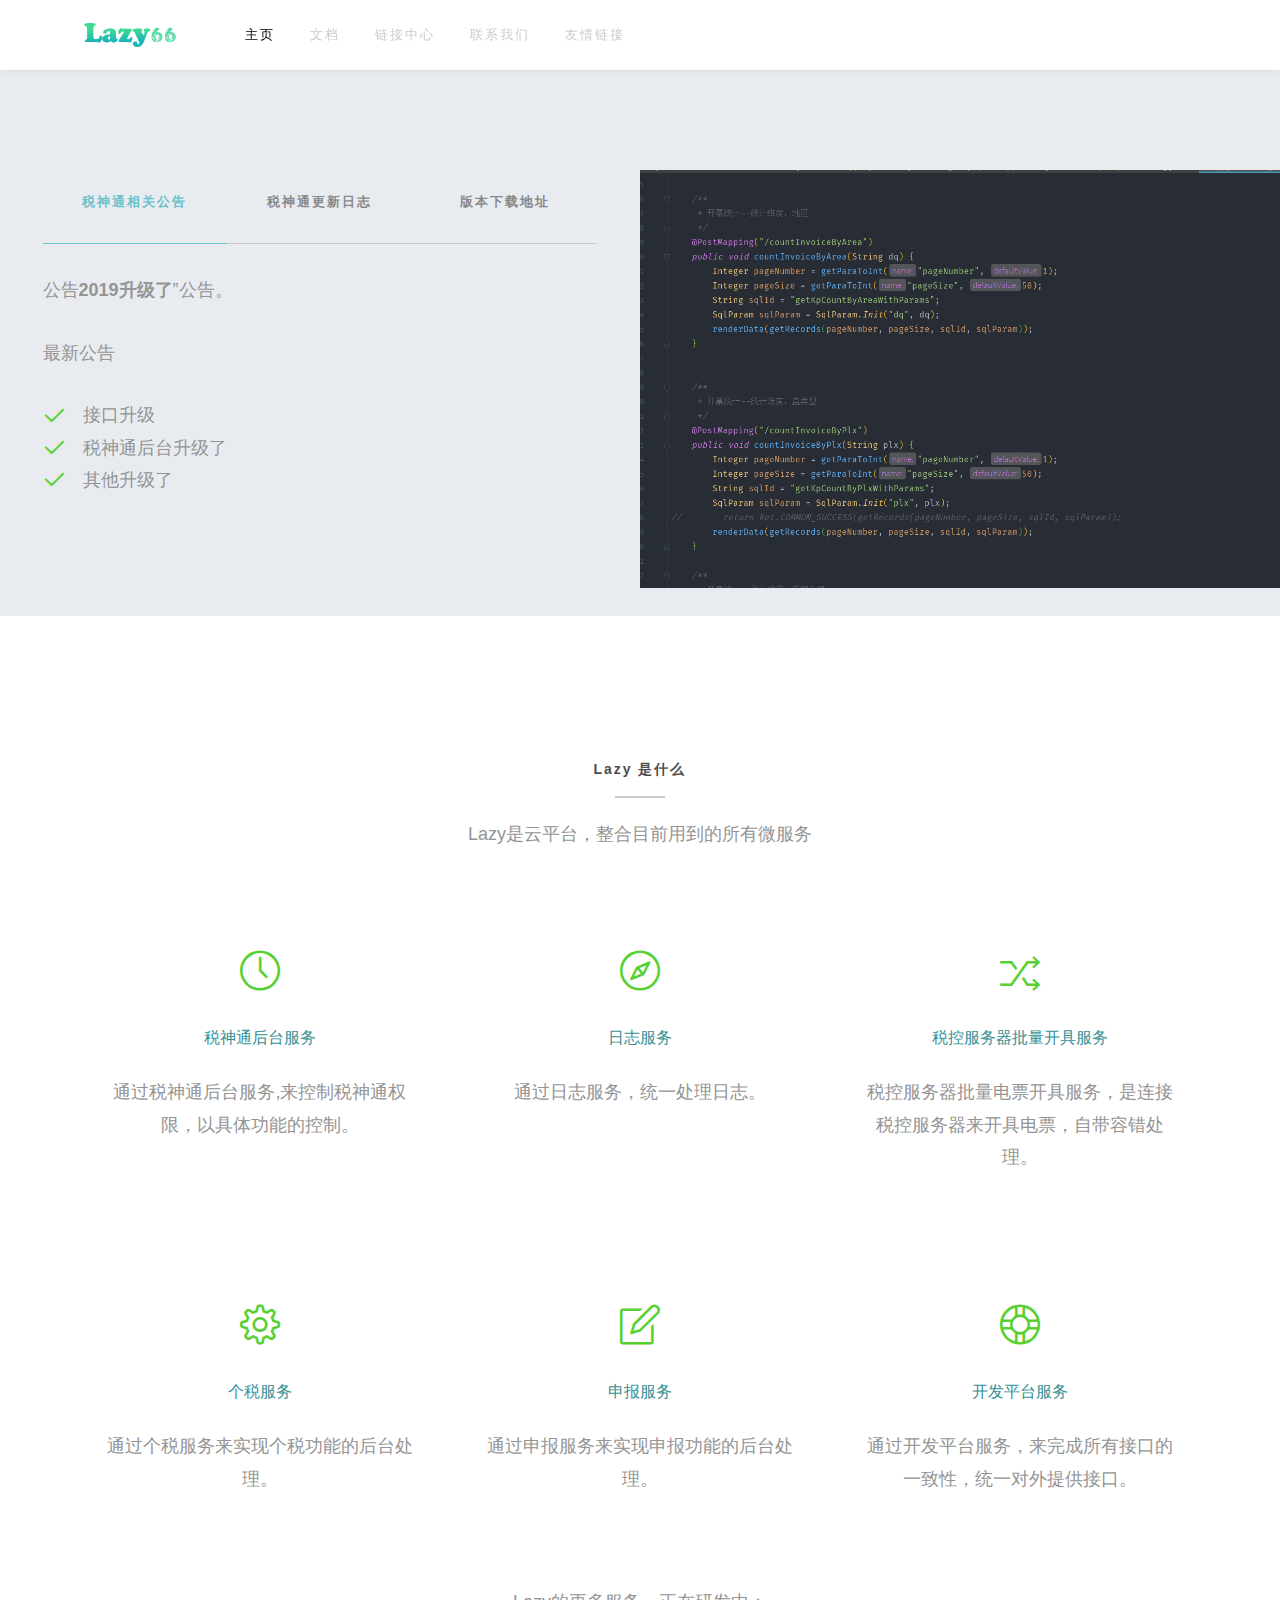
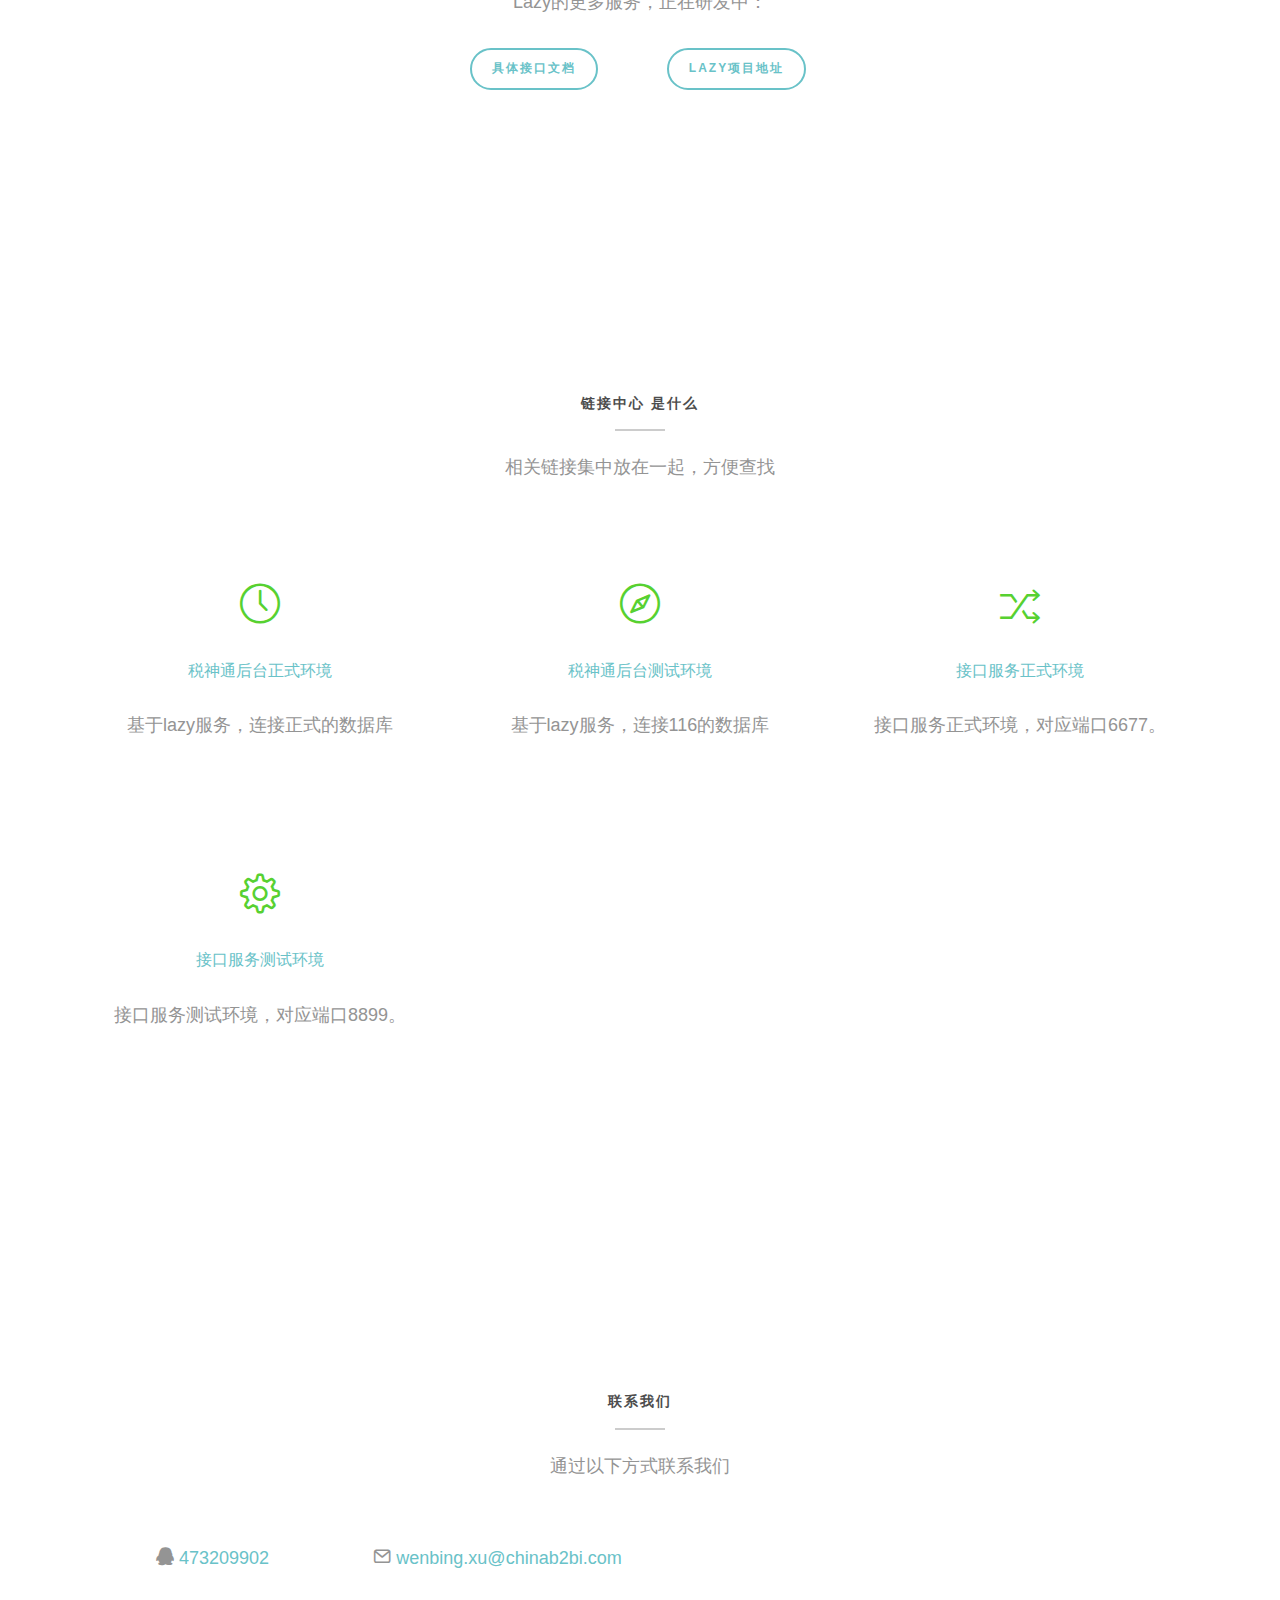
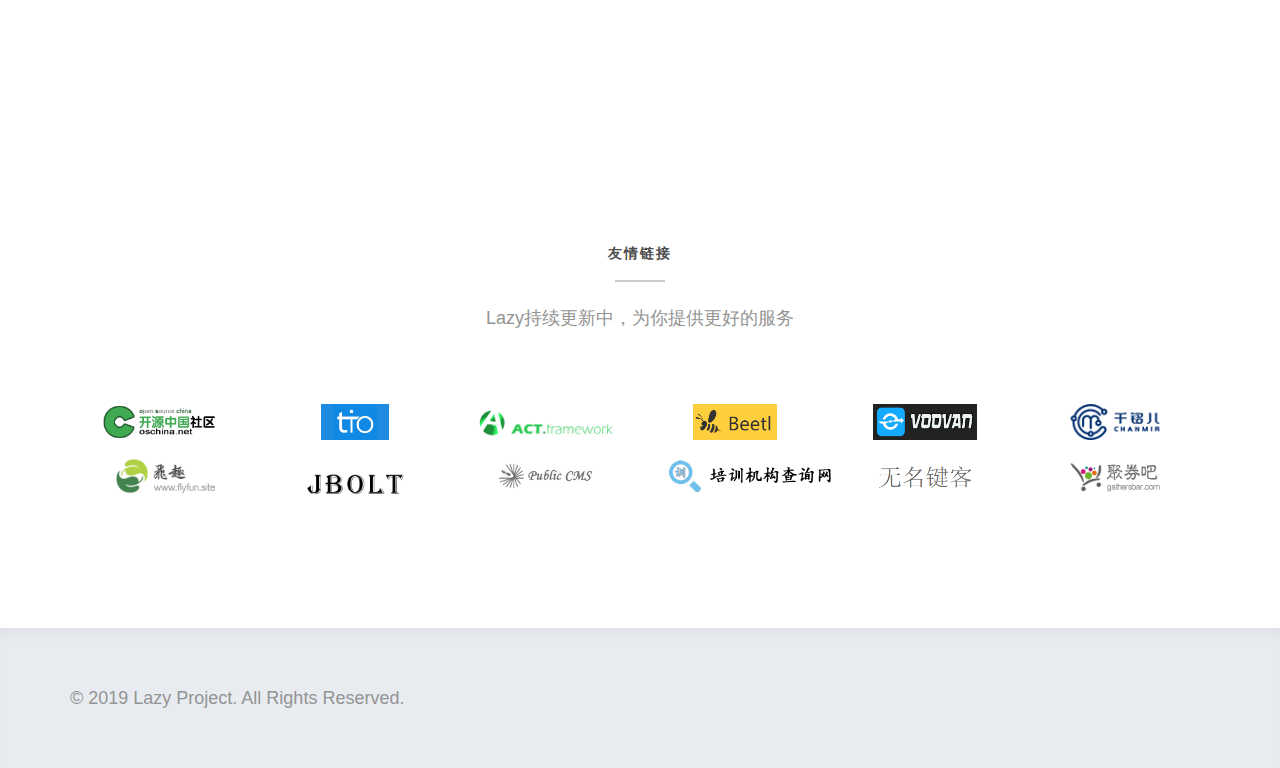
<file: index_nocdn.html>
<!DOCTYPE html>
<!--[if lt IE 7]>      <html class="no-js lt-ie9 lt-ie8 lt-ie7"> <![endif]-->
<!--[if IE 7]>         <html class="no-js lt-ie9 lt-ie8"> <![endif]-->
<!--[if IE 8]>         <html class="no-js lt-ie9"> <![endif]-->
<!--[if gt IE 8]><!-->
<html class="no-js">
	<!--<![endif]-->
	<head>
		<meta charset="utf-8">
		<meta http-equiv="X-UA-Compatible" content="IE=edge">
		<meta name="viewport" content="width=device-width, initial-scale=1">
		<meta name="description" content="Lazy: A set of tools that keep Java sweet." />
		<meta name="keywords" content="Lazy,java,orm,tools,工具" />
		<!-- 搜索引擎验证 -->
		<meta name="baidu-site-verification" content="3wiVWg7AdT" />
		<meta name="360-site-verification" content="02746194ea28ec4b021636a7edf0609e" />

		<title>Lazy &mdash; A set of tools that keep Java sweet.</title>

		<link rel="shortcut icon" href="favicon.ico">
		<link rel="stylesheet" href="css/animate.css">
		<link rel="stylesheet" href="css/icomoon.css">
		<link rel="stylesheet" href="css/simple-line-icons.css">
		<link rel="stylesheet" href="css/magnific-popup.css">
		<link rel="stylesheet" href="css/bootstrap.css">
		<!-- highlight.js -->
		<link rel="stylesheet" href="css/zenburn.min.css">
		<!-- Theme style -->
		<link rel="stylesheet" href="css/style_0.0.1.css">

		<!-- Modernizr JS -->
		<script src="js/modernizr-2.6.2.min.js"></script>
		<!-- FOR IE9 below -->
		<!--[if lt IE 9]>
			<script src="js/respond.min.js"></script>
		<![endif]-->
		<!-- 百度统计 -->
		<script>
			var _hmt = _hmt || [];
			(function() {
			  var hm = document.createElement("script");
			  hm.src = "https://hm.baidu.com/hm.js?eb54a8c74fe4cb91ad8ca004e48cd3f9";
			  var s = document.getElementsByTagName("script")[0];
			  s.parentNode.insertBefore(hm, s);
			})();
		</script>
	</head>

	<body>

		<!-- Loader -->
		<div class="fh5co-loader"></div>
		<div class="fh5co-page">

			<div id="fh5co-container">
				<!-- 导航 -->
				<div class="js-sticky">
					<div class="fh5co-main-nav">
						<div class="container">
							<div class="fh5co-menu-1">
								<span><img src="images/logo.png" style="width: 120px;margin-right: 50px;"/></span>
								<a href="#" data-nav-section="home">主页</a>
								<a href="#" data-nav-section="docs">文档</a>
								<a href="#" data-nav-section="link_center">链接中心</a>
								<a href="#" data-nav-section="contact">联系我们</a>
								<a href="#" data-nav-section="friends">友情链接</a>
							</div>
						</div>
					</div>
				</div>

				<div id="fh5co-about" data-section="home">
					<div class="fh5co-2col">

						<div class="fh5co-2col-inner center">

							<div class="fh5co-tabs-container">
								<ul class="fh5co-tabs fh5co-three">
									<li class="active">
										<a href="#" data-tab="marketing">税神通相关公告</a>
									</li>
									<li>
										<a href="#" data-tab="analysis">税神通更新日志</a>
									</li>
									<li>
										<a href="#" data-tab="strategy">版本下载地址</a>
									</li>
								</ul>
								<div class="fh5co-tab-content active" data-tab-content="marketing">
									<p>公告<b>2019升级了</b>”公告。</p>
									<p>最新公告</p>
									<ul class="checked">
										<li>接口升级</li>
										<li>税神通后台升级了</li>
										<li>其他升级了</li>
									</ul>
								</div>

								<div class="fh5co-tab-content" data-tab-content="analysis">
									<p>2019年第一版更改</p>
									<ul class="checked">
										<li>1.接口</li>
										<li>2.方法</li>
										<li>3.语音</li>
										<li>适配与兼容</li>
									</ul>
									<p>更多……</p>
								</div>

								<div class="fh5co-tab-content" data-tab-content="strategy">
									<div>版本介绍</div>
									<div>更新日说明</div>
									<p>1232131dandiafahfidahfdi大富豪代发哈开具返回打发1232131dandiafahfidahfdi大富豪代发哈开具返回打发1232131dandiafahfidahfdi大富豪代发哈开具返回打发1232131dandiafahfidahfdi大富豪代发哈开具返回打发1232131dandiafahfidahfdi大富豪代发哈开具返回打发1232131dandiafahfidahfdi大富豪代发哈开具返回打发</p>
								</pre>
									<p>
										<a href="http://www.baidu.com" class="btn btn-primary btn-outline" target="_blank">百度云下载</a>
									</p>
								</div>

							</div>

						</div>

					</div>
					<div class="fh5co-2col fh5co-text" style="margin-top: 100px;">
						<img src="images/code_example.png" style="width: 100%;" />
					</div>
				</div>

				<div id="fh5co-services" data-section="docs">
					<!--<div class="fh5co-video">-->
						<!--<a href="movies/hutool-example1.mp4" class="popup-vimeo">-->
							<!--<i class="icon-play2"></i>-->
						<!--</a>-->
						<!--<span>Watch Video</span>-->
					<!--</div>-->
					<div class="container">
						<div class="col-md-6 col-md-offset-3 text-center fh5co-heading">
							<h2>Lazy 是什么</h2>
							<p>Lazy是云平台，整合目前用到的所有微服务</p>
						</div>
						<div class="col-md-4">
							<div class="service">
								<div class="icon"><i class="icon-clock"></i></div>
								<h3>税神通后台服务</h3>
								<p>通过税神通后台服务,来控制税神通权限，以具体功能的控制。</p>
							</div>
						</div>
						<div class="col-md-4">
							<div class="service">
								<div class="icon"><i class="icon-compass"></i></div>
								<h3>日志服务</h3>
								<p>通过日志服务，统一处理日志。</p>
							</div>
						</div>
						<div class="col-md-4">
							<div class="service">
								<div class="icon"><i class="icon-shuffle"></i></div>
								<h3>税控服务器批量开具服务</h3>
								<p>税控服务器批量电票开具服务，是连接税控服务器来开具电票，自带容错处理。</p>
							</div>
						</div>

						<div class="col-md-4">
							<div class="service">
								<div class="icon"><i class="icon-settings"></i></div>
								<h3>个税服务</h3>
								<p>通过个税服务来实现个税功能的后台处理。</p>
							</div>
						</div>
						<div class="col-md-4">
							<div class="service">
								<div class="icon"><i class="icon-note"></i></div>
								<h3>申报服务</h3>
								<p>通过申报服务来实现申报功能的后台处理。</p>
							</div>
						</div>
						<div class="col-md-4">
							<div class="service">
								<div class="icon"><i class="icon-support"></i></div>
								<h3>开发平台服务</h3>
								<p>通过开发平台服务，来完成所有接口的一致性，统一对外提供接口。</p>
							</div>
						</div>
						<div class="col-md-12 text-center">
							<p>Lazy的更多服务，正在研发中：</p>
							<p>
								<a href="docs/" target="_blank" class="btn btn-primary btn-outline">具体接口文档</a>
								<a href="https://coding.net/u/IAskWind/p/lazy" target="_blank" class="btn btn-primary btn-outline" style="margin-left: 60px;">Lazy项目地址</a>
							</p>
						</div>

					</div>

				</div>

				<div id="fh5co-link-center" data-section="link_center">
					<div class="container">
						<div class="col-md-6 col-md-offset-3 text-center fh5co-heading">
							<h2>链接中心 是什么</h2>
							<p>相关链接集中放在一起，方便查找</p>
						</div>
						<div class="col-md-4">
							<div class="service">
								<div class="icon"><i class="icon-clock"></i></div>
								<h3><a href="https://lazy.holytax.com/sstbk" target="_blank">税神通后台正式环境</a></h3>
								<p>基于lazy服务，连接正式的数据库</p>
							</div>
						</div>
						<div class="col-md-4">
							<div class="service">
								<div class="icon"><i class="icon-compass"></i></div>
								<h3><a href="http://124.205.255.18:8003/sstbk" target="_blank">税神通后台测试环境</a></h3>
								<p>基于lazy服务，连接116的数据库</p>
							</div>
						</div>
						<div class="col-md-4">
							<div class="service">
								<div class="icon"><i class="icon-shuffle"></i></div>
								<h3><a href = "http://fpfw2.aiee.fun:6677/fpfw2/test/mnkp" target="_blank">接口服务正式环境</a></h3>
								<p>接口服务正式环境，对应端口6677。</p>
							</div>
						</div>

						<div class="col-md-4">
							<div class="service">
								<div class="icon"><i class="icon-settings"></i></div>
								<h3><a href = "http://211.151.124.82:8899/fpfw2/test/mnkp" target="_blank">接口服务测试环境</a></h3>
								<p>接口服务测试环境，对应端口8899。</p>
							</div>
						</div>

					</div>

				</div>
				<!-- END fh5co-services -->

				<!-- END fh5co-team -->

				<div id="fh5co-contact" data-section="contact">
					<div class="container">
						<div class="col-md-12 text-center fh5co-heading">
							<h2>联系我们</h2>
							<p>通过以下方式联系我们</p>
						</div>
						<div style="text-align: center;">
							<div class="col-md-3">
								<i class="icon-qq"></i>
								<a target="_blank" href="//shang.qq.com/wpa/qunwpa?idkey=911e6c50a72f38aa403e3de09b2dfe6286069ac69e51b2a872cdeeaf06f2b776">473209902</a>
							</div>
							<div class="col-md-3">
								<i class="icon-mail2"></i>
								<a href="mailto:wenbing.xu@chinab2bi.com" target="_blank">wenbing.xu@chinab2bi.com</a>
							</div>
						</div>

					</div>
				</div>
				<!-- END fh5co-contact -->


				<!-- END fh5co-friends -->
				<div id="fh5co-friends" data-section="friends" style="padding: 7em 0;">
					<div class="container">
						<div class="col-md-12 text-center fh5co-heading">
							<h2>友情链接</h2>
							<p>Lazy持续更新中，为你提供更好的服务</p>
						</div>

						<div class="col-md-2 friend">
							<a target="_blank" href="http://www.oschina.net/"><img src="images/friends/oschina.gif"></a>
						</div>
						<div class="col-md-2 friend">
							<a target="_blank" href="http://t-io.org"><img src="images/friends/tio.png"></a>
						</div>
						<div class="col-md-2 friend">
							<a target="_blank" href="http://actframework.org/"><img src="images/friends/act.png"></a>
						</div>
						<div class="col-md-2 friend">
							<a target="_blank" href="http://ibeetl.com/"><img src="images/friends/beetl.png"></a>
						</div>
						<div class="col-md-2 friend">
							<a target="_blank" href="http://www.voovan.org/"><img src="images/friends/voovan.png"></a>
						</div>
						<div class="col-md-2 friend">
							<a target="_blank" href="https://www.chanmir.cn/?u=3E1076"><img src="images/friends/chanmir.png"></a>
						</div>
						<div class="col-md-2 friend">
							<a target="_blank" href="http://www.flyfun.site/"><img src="images/friends/flyfun.png"></a>
						</div>
						<div class="col-md-2 friend">
							<a target="_blank" href="http://www.jbolt.cn/"><img src="images/friends/jbolt.png"></a>
						</div>
						<div class="col-md-2 friend">
							<a target="_blank" href="https://www.publiccms.com/"><img src="images/friends/publiccms.png"></a>
						</div>
						<div class="col-md-2 friend">
							<a target="_blank" href="https://www.peixun69.com/"><img src="images/friends/peixun69.png"></a>
						</div>
						<div class="col-md-2 friend">
							<a target="_blank" href="https://gitom.top/blog/"><img src="images/friends/gitom.png"></a>
						</div>
						<div class="col-md-2 friend">
							<a target="_blank" href="http://gathersbar.com/"><img src="images/friends/gathersbar.jpg"></a>
						</div>
					</div>
				</div>
				<!-- END fh5co-friends -->

				<footer id="fh5co-footer">
					<div class="container">
						<div class="row">
							<div class="col-md-8">
								<p>
									&copy; 2019 Lazy Project. All Rights Reserved. <br>
								</p>
							</div>
						</div>
					</div>
				</footer>
			</div>
			<!-- END fh5co-container -->
		</div>
		<!-- END fh5co-pages -->

	<div class="gototop js-top">
		<a href="#" class="js-gotop"><i class="icon-arrow-up"></i></a>
	</div>

	<!-- jQuery -->
	<script src="js/jquery.min.js"></script>
	<!-- jQuery Easing -->
	<script src="js/jquery.easing.1.3.js"></script>
	<!-- Bootstrap -->
	<script src="js/bootstrap.min.js"></script>
	<!-- Waypoints -->
	<script src="js/jquery.waypoints.min.js"></script>
	<!-- Stellar Parallax -->
	<script src="js/jquery.stellar.min.js"></script>
	<!-- Magnific Popup -->
	<script src="js/jquery.magnific-popup.min.js"></script>
	<script src="js/magnific-popup-options.js"></script>
	<script src="js/highlight.min.js"></script>
	<!-- Main JS -->
	<script src="js/main.js"></script>
		<!--<script>-->
            <!--((window.gitter = {}).chat = {}).options = {-->
                <!--room: 'Lazy/sst'-->
            <!--};-->
		<!--</script>-->
		<!--<script src="https://sidecar.gitter.im/dist/sidecar.v1.js" async defer></script>-->
	</body>
</html>
</file>
<file: css/icomoon.css>
@font-face {
	font-family: 'icomoon';
	src:url('../fonts/icomoon/icomoon.eot?qtatmt');
	src:url('../fonts/icomoon/icomoon.eot?qtatmt#iefix') format('embedded-opentype'),
		url('../fonts/icomoon/icomoon.ttf?qtatmt') format('truetype'),
		url('../fonts/icomoon/icomoon.woff?qtatmt') format('woff'),
		url('../fonts/icomoon/icomoon.svg?qtatmt#icomoon') format('svg');
	font-weight: normal;
	font-style: normal;
}

[class^="icon-"], [class*=" icon-"] {
	font-family: 'icomoon';
	speak: none;
	font-style: normal;
	font-weight: normal;
	font-variant: normal;
	text-transform: none;
	line-height: 1;

	/* Better Font Rendering =========== */
	-webkit-font-smoothing: antialiased;
	-moz-osx-font-smoothing: grayscale;
}

.icon-glass:before {
	content: "\f000";
}
.icon-music:before {
	content: "\f001";
}
.icon-search2:before {
	content: "\f002";
}
.icon-envelope-o:before {
	content: "\f003";
}
.icon-heart:before {
	content: "\f004";
}
.icon-star:before {
	content: "\f005";
}
.icon-star-o:before {
	content: "\f006";
}
.icon-user:before {
	content: "\f007";
}
.icon-film:before {
	content: "\f008";
}
.icon-th-large:before {
	content: "\f009";
}
.icon-th:before {
	content: "\f00a";
}
.icon-th-list:before {
	content: "\f00b";
}
.icon-check:before {
	content: "\f00c";
}
.icon-close:before {
	content: "\f00d";
}
.icon-remove:before {
	content: "\f00d";
}
.icon-times:before {
	content: "\f00d";
}
.icon-search-plus:before {
	content: "\f00e";
}
.icon-search-minus:before {
	content: "\f010";
}
.icon-power-off:before {
	content: "\f011";
}
.icon-signal:before {
	content: "\f012";
}
.icon-cog:before {
	content: "\f013";
}
.icon-gear:before {
	content: "\f013";
}
.icon-trash-o:before {
	content: "\f014";
}
.icon-home:before {
	content: "\f015";
}
.icon-file-o:before {
	content: "\f016";
}
.icon-clock-o:before {
	content: "\f017";
}
.icon-road:before {
	content: "\f018";
}
.icon-download:before {
	content: "\f019";
}
.icon-arrow-circle-o-down:before {
	content: "\f01a";
}
.icon-arrow-circle-o-up:before {
	content: "\f01b";
}
.icon-inbox:before {
	content: "\f01c";
}
.icon-play-circle-o:before {
	content: "\f01d";
}
.icon-repeat2:before {
	content: "\f01e";
}
.icon-rotate-right:before {
	content: "\f01e";
}
.icon-refresh:before {
	content: "\f021";
}
.icon-list-alt:before {
	content: "\f022";
}
.icon-lock:before {
	content: "\f023";
}
.icon-flag:before {
	content: "\f024";
}
.icon-headphones:before {
	content: "\f025";
}
.icon-volume-off:before {
	content: "\f026";
}
.icon-volume-down:before {
	content: "\f027";
}
.icon-volume-up:before {
	content: "\f028";
}
.icon-qrcode:before {
	content: "\f029";
}
.icon-barcode:before {
	content: "\f02a";
}
.icon-tag:before {
	content: "\f02b";
}
.icon-tags:before {
	content: "\f02c";
}
.icon-book:before {
	content: "\f02d";
}
.icon-bookmark:before {
	content: "\f02e";
}
.icon-print:before {
	content: "\f02f";
}
.icon-camera:before {
	content: "\f030";
}
.icon-font:before {
	content: "\f031";
}
.icon-bold:before {
	content: "\f032";
}
.icon-italic:before {
	content: "\f033";
}
.icon-text-height:before {
	content: "\f034";
}
.icon-text-width:before {
	content: "\f035";
}
.icon-align-left:before {
	content: "\f036";
}
.icon-align-center2:before {
	content: "\f037";
}
.icon-align-right:before {
	content: "\f038";
}
.icon-align-justify2:before {
	content: "\f039";
}
.icon-list:before {
	content: "\f03a";
}
.icon-dedent:before {
	content: "\f03b";
}
.icon-outdent:before {
	content: "\f03b";
}
.icon-indent:before {
	content: "\f03c";
}
.icon-video-camera:before {
	content: "\f03d";
}
.icon-image:before {
	content: "\f03e";
}
.icon-photo:before {
	content: "\f03e";
}
.icon-picture-o:before {
	content: "\f03e";
}
.icon-pencil:before {
	content: "\f040";
}
.icon-map-marker:before {
	content: "\f041";
}
.icon-adjust:before {
	content: "\f042";
}
.icon-tint:before {
	content: "\f043";
}
.icon-edit:before {
	content: "\f044";
}
.icon-pencil-square-o:before {
	content: "\f044";
}
.icon-share-square-o:before {
	content: "\f045";
}
.icon-check-square-o:before {
	content: "\f046";
}
.icon-arrows:before {
	content: "\f047";
}
.icon-step-backward:before {
	content: "\f048";
}
.icon-fast-backward:before {
	content: "\f049";
}
.icon-backward:before {
	content: "\f04a";
}
.icon-play2:before {
	content: "\f04b";
}
.icon-pause2:before {
	content: "\f04c";
}
.icon-stop2:before {
	content: "\f04d";
}
.icon-forward:before {
	content: "\f04e";
}
.icon-fast-forward2:before {
	content: "\f050";
}
.icon-step-forward:before {
	content: "\f051";
}
.icon-eject:before {
	content: "\f052";
}
.icon-chevron-left:before {
	content: "\f053";
}
.icon-chevron-right:before {
	content: "\f054";
}
.icon-plus-circle:before {
	content: "\f055";
}
.icon-minus-circle:before {
	content: "\f056";
}
.icon-times-circle:before {
	content: "\f057";
}
.icon-check-circle:before {
	content: "\f058";
}
.icon-question-circle:before {
	content: "\f059";
}
.icon-info-circle:before {
	content: "\f05a";
}
.icon-crosshairs:before {
	content: "\f05b";
}
.icon-times-circle-o:before {
	content: "\f05c";
}
.icon-check-circle-o:before {
	content: "\f05d";
}
.icon-ban2:before {
	content: "\f05e";
}
.icon-arrow-left:before {
	content: "\f060";
}
.icon-arrow-right:before {
	content: "\f061";
}
.icon-arrow-up:before {
	content: "\f062";
}
.icon-arrow-down:before {
	content: "\f063";
}
.icon-mail-forward:before {
	content: "\f064";
}
.icon-share:before {
	content: "\f064";
}
.icon-expand2:before {
	content: "\f065";
}
.icon-compress:before {
	content: "\f066";
}
.icon-plus:before {
	content: "\f067";
}
.icon-minus:before {
	content: "\f068";
}
.icon-asterisk:before {
	content: "\f069";
}
.icon-exclamation-circle:before {
	content: "\f06a";
}
.icon-gift:before {
	content: "\f06b";
}
.icon-leaf:before {
	content: "\f06c";
}
.icon-fire:before {
	content: "\f06d";
}
.icon-eye:before {
	content: "\f06e";
}
.icon-eye-slash:before {
	content: "\f070";
}
.icon-exclamation-triangle:before {
	content: "\f071";
}
.icon-warning:before {
	content: "\f071";
}
.icon-plane:before {
	content: "\f072";
}
.icon-calendar:before {
	content: "\f073";
}
.icon-random:before {
	content: "\f074";
}
.icon-comment:before {
	content: "\f075";
}
.icon-magnet:before {
	content: "\f076";
}
.icon-chevron-up:before {
	content: "\f077";
}
.icon-chevron-down:before {
	content: "\f078";
}
.icon-retweet:before {
	content: "\f079";
}
.icon-shopping-cart:before {
	content: "\f07a";
}
.icon-folder:before {
	content: "\f07b";
}
.icon-folder-open:before {
	content: "\f07c";
}
.icon-arrows-v:before {
	content: "\f07d";
}
.icon-arrows-h:before {
	content: "\f07e";
}
.icon-bar-chart:before {
	content: "\f080";
}
.icon-bar-chart-o:before {
	content: "\f080";
}
.icon-twitter-square:before {
	content: "\f081";
}
.icon-facebook-square:before {
	content: "\f082";
}
.icon-camera-retro:before {
	content: "\f083";
}
.icon-key:before {
	content: "\f084";
}
.icon-cogs:before {
	content: "\f085";
}
.icon-gears:before {
	content: "\f085";
}
.icon-comments:before {
	content: "\f086";
}
.icon-thumbs-o-up:before {
	content: "\f087";
}
.icon-thumbs-o-down:before {
	content: "\f088";
}
.icon-star-half:before {
	content: "\f089";
}
.icon-heart-o:before {
	content: "\f08a";
}
.icon-sign-out:before {
	content: "\f08b";
}
.icon-linkedin-square:before {
	content: "\f08c";
}
.icon-thumb-tack:before {
	content: "\f08d";
}
.icon-external-link:before {
	content: "\f08e";
}
.icon-sign-in:before {
	content: "\f090";
}
.icon-trophy:before {
	content: "\f091";
}
.icon-github-square:before {
	content: "\f092";
}
.icon-upload:before {
	content: "\f093";
}
.icon-lemon-o:before {
	content: "\f094";
}
.icon-phone:before {
	content: "\f095";
}
.icon-square-o:before {
	content: "\f096";
}
.icon-bookmark-o:before {
	content: "\f097";
}
.icon-phone-square:before {
	content: "\f098";
}
.icon-twitter:before {
	content: "\f099";
}
.icon-facebook:before {
	content: "\f09a";
}
.icon-facebook-f:before {
	content: "\f09a";
}
.icon-github:before {
	content: "\f09b";
}
.icon-unlock2:before {
	content: "\f09c";
}
.icon-credit-card:before {
	content: "\f09d";
}
.icon-feed:before {
	content: "\f09e";
}
.icon-rss:before {
	content: "\f09e";
}
.icon-hdd-o:before {
	content: "\f0a0";
}
.icon-bullhorn:before {
	content: "\f0a1";
}
.icon-bell-o:before {
	content: "\f0a2";
}
.icon-certificate:before {
	content: "\f0a3";
}
.icon-hand-o-right:before {
	content: "\f0a4";
}
.icon-hand-o-left:before {
	content: "\f0a5";
}
.icon-hand-o-up:before {
	content: "\f0a6";
}
.icon-hand-o-down:before {
	content: "\f0a7";
}
.icon-arrow-circle-left:before {
	content: "\f0a8";
}
.icon-arrow-circle-right:before {
	content: "\f0a9";
}
.icon-arrow-circle-up:before {
	content: "\f0aa";
}
.icon-arrow-circle-down:before {
	content: "\f0ab";
}
.icon-globe:before {
	content: "\f0ac";
}
.icon-wrench:before {
	content: "\f0ad";
}
.icon-tasks:before {
	content: "\f0ae";
}
.icon-filter:before {
	content: "\f0b0";
}
.icon-briefcase:before {
	content: "\f0b1";
}
.icon-arrows-alt:before {
	content: "\f0b2";
}
.icon-group:before {
	content: "\f0c0";
}
.icon-users:before {
	content: "\f0c0";
}
.icon-chain:before {
	content: "\f0c1";
}
.icon-link:before {
	content: "\f0c1";
}
.icon-cloud:before {
	content: "\f0c2";
}
.icon-flask:before {
	content: "\f0c3";
}
.icon-cut:before {
	content: "\f0c4";
}
.icon-scissors:before {
	content: "\f0c4";
}
.icon-copy:before {
	content: "\f0c5";
}
.icon-files-o:before {
	content: "\f0c5";
}
.icon-paperclip:before {
	content: "\f0c6";
}
.icon-floppy-o:before {
	content: "\f0c7";
}
.icon-save:before {
	content: "\f0c7";
}
.icon-square:before {
	content: "\f0c8";
}
.icon-bars:before {
	content: "\f0c9";
}
.icon-navicon:before {
	content: "\f0c9";
}
.icon-reorder:before {
	content: "\f0c9";
}
.icon-list-ul:before {
	content: "\f0ca";
}
.icon-list-ol:before {
	content: "\f0cb";
}
.icon-strikethrough:before {
	content: "\f0cc";
}
.icon-underline:before {
	content: "\f0cd";
}
.icon-table:before {
	content: "\f0ce";
}
.icon-magic:before {
	content: "\f0d0";
}
.icon-truck:before {
	content: "\f0d1";
}
.icon-pinterest:before {
	content: "\f0d2";
}
.icon-pinterest-square:before {
	content: "\f0d3";
}
.icon-google-plus-square:before {
	content: "\f0d4";
}
.icon-google-plus:before {
	content: "\f0d5";
}
.icon-money:before {
	content: "\f0d6";
}
.icon-caret-down:before {
	content: "\f0d7";
}
.icon-caret-up:before {
	content: "\f0d8";
}
.icon-caret-left:before {
	content: "\f0d9";
}
.icon-caret-right:before {
	content: "\f0da";
}
.icon-columns2:before {
	content: "\f0db";
}
.icon-sort:before {
	content: "\f0dc";
}
.icon-unsorted:before {
	content: "\f0dc";
}
.icon-sort-desc:before {
	content: "\f0dd";
}
.icon-sort-down:before {
	content: "\f0dd";
}
.icon-sort-asc:before {
	content: "\f0de";
}
.icon-sort-up:before {
	content: "\f0de";
}
.icon-envelope:before {
	content: "\f0e0";
}
.icon-linkedin:before {
	content: "\f0e1";
}
.icon-rotate-left:before {
	content: "\f0e2";
}
.icon-undo:before {
	content: "\f0e2";
}
.icon-gavel:before {
	content: "\f0e3";
}
.icon-legal:before {
	content: "\f0e3";
}
.icon-dashboard:before {
	content: "\f0e4";
}
.icon-tachometer:before {
	content: "\f0e4";
}
.icon-comment-o:before {
	content: "\f0e5";
}
.icon-comments-o:before {
	content: "\f0e6";
}
.icon-bolt:before {
	content: "\f0e7";
}
.icon-flash:before {
	content: "\f0e7";
}
.icon-sitemap:before {
	content: "\f0e8";
}
.icon-umbrella2:before {
	content: "\f0e9";
}
.icon-clipboard:before {
	content: "\f0ea";
}
.icon-paste:before {
	content: "\f0ea";
}
.icon-lightbulb-o:before {
	content: "\f0eb";
}
.icon-exchange:before {
	content: "\f0ec";
}
.icon-cloud-download2:before {
	content: "\f0ed";
}
.icon-cloud-upload2:before {
	content: "\f0ee";
}
.icon-user-md:before {
	content: "\f0f0";
}
.icon-stethoscope:before {
	content: "\f0f1";
}
.icon-suitcase:before {
	content: "\f0f2";
}
.icon-bell:before {
	content: "\f0f3";
}
.icon-coffee:before {
	content: "\f0f4";
}
.icon-cutlery:before {
	content: "\f0f5";
}
.icon-file-text-o:before {
	content: "\f0f6";
}
.icon-building-o:before {
	content: "\f0f7";
}
.icon-hospital-o:before {
	content: "\f0f8";
}
.icon-ambulance:before {
	content: "\f0f9";
}
.icon-medkit:before {
	content: "\f0fa";
}
.icon-fighter-jet:before {
	content: "\f0fb";
}
.icon-beer:before {
	content: "\f0fc";
}
.icon-h-square:before {
	content: "\f0fd";
}
.icon-plus-square:before {
	content: "\f0fe";
}
.icon-angle-double-left:before {
	content: "\f100";
}
.icon-angle-double-right:before {
	content: "\f101";
}
.icon-angle-double-up:before {
	content: "\f102";
}
.icon-angle-double-down:before {
	content: "\f103";
}
.icon-angle-left:before {
	content: "\f104";
}
.icon-angle-right:before {
	content: "\f105";
}
.icon-angle-up:before {
	content: "\f106";
}
.icon-angle-down:before {
	content: "\f107";
}
.icon-desktop:before {
	content: "\f108";
}
.icon-laptop:before {
	content: "\f109";
}
.icon-tablet:before {
	content: "\f10a";
}
.icon-mobile:before {
	content: "\f10b";
}
.icon-mobile-phone:before {
	content: "\f10b";
}
.icon-circle-o:before {
	content: "\f10c";
}
.icon-quote-left:before {
	content: "\f10d";
}
.icon-quote-right:before {
	content: "\f10e";
}
.icon-spinner:before {
	content: "\f110";
}
.icon-circle:before {
	content: "\f111";
}
.icon-mail-reply:before {
	content: "\f112";
}
.icon-reply:before {
	content: "\f112";
}
.icon-github-alt:before {
	content: "\f113";
}
.icon-folder-o:before {
	content: "\f114";
}
.icon-folder-open-o:before {
	content: "\f115";
}
.icon-smile-o:before {
	content: "\f118";
}
.icon-frown-o:before {
	content: "\f119";
}
.icon-meh-o:before {
	content: "\f11a";
}
.icon-gamepad:before {
	content: "\f11b";
}
.icon-keyboard-o:before {
	content: "\f11c";
}
.icon-flag-o:before {
	content: "\f11d";
}
.icon-flag-checkered:before {
	content: "\f11e";
}
.icon-terminal:before {
	content: "\f120";
}
.icon-code:before {
	content: "\f121";
}
.icon-mail-reply-all:before {
	content: "\f122";
}
.icon-reply-all:before {
	content: "\f122";
}
.icon-star-half-empty:before {
	content: "\f123";
}
.icon-star-half-full:before {
	content: "\f123";
}
.icon-star-half-o:before {
	content: "\f123";
}
.icon-location-arrow:before {
	content: "\f124";
}
.icon-crop:before {
	content: "\f125";
}
.icon-code-fork:before {
	content: "\f126";
}
.icon-chain-broken:before {
	content: "\f127";
}
.icon-unlink:before {
	content: "\f127";
}
.icon-question:before {
	content: "\f128";
}
.icon-info:before {
	content: "\f129";
}
.icon-exclamation:before {
	content: "\f12a";
}
.icon-superscript:before {
	content: "\f12b";
}
.icon-subscript:before {
	content: "\f12c";
}
.icon-eraser:before {
	content: "\f12d";
}
.icon-puzzle-piece:before {
	content: "\f12e";
}
.icon-microphone2:before {
	content: "\f130";
}
.icon-microphone-slash:before {
	content: "\f131";
}
.icon-shield:before {
	content: "\f132";
}
.icon-calendar-o:before {
	content: "\f133";
}
.icon-fire-extinguisher:before {
	content: "\f134";
}
.icon-rocket:before {
	content: "\f135";
}
.icon-maxcdn:before {
	content: "\f136";
}
.icon-chevron-circle-left:before {
	content: "\f137";
}
.icon-chevron-circle-right:before {
	content: "\f138";
}
.icon-chevron-circle-up:before {
	content: "\f139";
}
.icon-chevron-circle-down:before {
	content: "\f13a";
}
.icon-html5:before {
	content: "\f13b";
}
.icon-css3:before {
	content: "\f13c";
}
.icon-anchor2:before {
	content: "\f13d";
}
.icon-unlock-alt:before {
	content: "\f13e";
}
.icon-bullseye:before {
	content: "\f140";
}
.icon-ellipsis-h:before {
	content: "\f141";
}
.icon-ellipsis-v:before {
	content: "\f142";
}
.icon-rss-square:before {
	content: "\f143";
}
.icon-play-circle:before {
	content: "\f144";
}
.icon-ticket:before {
	content: "\f145";
}
.icon-minus-square:before {
	content: "\f146";
}
.icon-minus-square-o:before {
	content: "\f147";
}
.icon-level-up:before {
	content: "\f148";
}
.icon-level-down:before {
	content: "\f149";
}
.icon-check-square:before {
	content: "\f14a";
}
.icon-pencil-square:before {
	content: "\f14b";
}
.icon-external-link-square:before {
	content: "\f14c";
}
.icon-share-square:before {
	content: "\f14d";
}
.icon-compass:before {
	content: "\f14e";
}
.icon-caret-square-o-down:before {
	content: "\f150";
}
.icon-toggle-down:before {
	content: "\f150";
}
.icon-caret-square-o-up:before {
	content: "\f151";
}
.icon-toggle-up:before {
	content: "\f151";
}
.icon-caret-square-o-right:before {
	content: "\f152";
}
.icon-toggle-right:before {
	content: "\f152";
}
.icon-eur:before {
	content: "\f153";
}
.icon-euro:before {
	content: "\f153";
}
.icon-gbp:before {
	content: "\f154";
}
.icon-dollar:before {
	content: "\f155";
}
.icon-usd:before {
	content: "\f155";
}
.icon-inr:before {
	content: "\f156";
}
.icon-rupee:before {
	content: "\f156";
}
.icon-cny:before {
	content: "\f157";
}
.icon-jpy:before {
	content: "\f157";
}
.icon-rmb:before {
	content: "\f157";
}
.icon-yen:before {
	content: "\f157";
}
.icon-rouble:before {
	content: "\f158";
}
.icon-rub:before {
	content: "\f158";
}
.icon-ruble:before {
	content: "\f158";
}
.icon-krw:before {
	content: "\f159";
}
.icon-won:before {
	content: "\f159";
}
.icon-bitcoin:before {
	content: "\f15a";
}
.icon-btc:before {
	content: "\f15a";
}
.icon-file2:before {
	content: "\f15b";
}
.icon-file-text:before {
	content: "\f15c";
}
.icon-sort-alpha-asc:before {
	content: "\f15d";
}
.icon-sort-alpha-desc:before {
	content: "\f15e";
}
.icon-sort-amount-asc:before {
	content: "\f160";
}
.icon-sort-amount-desc:before {
	content: "\f161";
}
.icon-sort-numeric-asc:before {
	content: "\f162";
}
.icon-sort-numeric-desc:before {
	content: "\f163";
}
.icon-thumbs-up:before {
	content: "\f164";
}
.icon-thumbs-down:before {
	content: "\f165";
}
.icon-youtube-square:before {
	content: "\f166";
}
.icon-youtube:before {
	content: "\f167";
}
.icon-xing:before {
	content: "\f168";
}
.icon-xing-square:before {
	content: "\f169";
}
.icon-youtube-play:before {
	content: "\f16a";
}
.icon-dropbox:before {
	content: "\f16b";
}
.icon-stack-overflow:before {
	content: "\f16c";
}
.icon-instagram:before {
	content: "\f16d";
}
.icon-flickr:before {
	content: "\f16e";
}
.icon-adn:before {
	content: "\f170";
}
.icon-bitbucket:before {
	content: "\f171";
}
.icon-bitbucket-square:before {
	content: "\f172";
}
.icon-tumblr:before {
	content: "\f173";
}
.icon-tumblr-square:before {
	content: "\f174";
}
.icon-long-arrow-down:before {
	content: "\f175";
}
.icon-long-arrow-up:before {
	content: "\f176";
}
.icon-long-arrow-left:before {
	content: "\f177";
}
.icon-long-arrow-right:before {
	content: "\f178";
}
.icon-apple:before {
	content: "\f179";
}
.icon-windows:before {
	content: "\f17a";
}
.icon-android:before {
	content: "\f17b";
}
.icon-linux:before {
	content: "\f17c";
}
.icon-dribbble:before {
	content: "\f17d";
}
.icon-skype:before {
	content: "\f17e";
}
.icon-foursquare:before {
	content: "\f180";
}
.icon-trello:before {
	content: "\f181";
}
.icon-female:before {
	content: "\f182";
}
.icon-male:before {
	content: "\f183";
}
.icon-gittip:before {
	content: "\f184";
}
.icon-gratipay:before {
	content: "\f184";
}
.icon-sun-o:before {
	content: "\f185";
}
.icon-moon-o:before {
	content: "\f186";
}
.icon-archive:before {
	content: "\f187";
}
.icon-bug:before {
	content: "\f188";
}
.icon-vk:before {
	content: "\f189";
}
.icon-weibo:before {
	content: "\f18a";
}
.icon-renren:before {
	content: "\f18b";
}
.icon-pagelines:before {
	content: "\f18c";
}
.icon-stack-exchange:before {
	content: "\f18d";
}
.icon-arrow-circle-o-right:before {
	content: "\f18e";
}
.icon-arrow-circle-o-left:before {
	content: "\f190";
}
.icon-caret-square-o-left:before {
	content: "\f191";
}
.icon-toggle-left:before {
	content: "\f191";
}
.icon-dot-circle-o:before {
	content: "\f192";
}
.icon-wheelchair:before {
	content: "\f193";
}
.icon-vimeo-square:before {
	content: "\f194";
}
.icon-try:before {
	content: "\f195";
}
.icon-turkish-lira:before {
	content: "\f195";
}
.icon-plus-square-o:before {
	content: "\f196";
}
.icon-space-shuttle:before {
	content: "\f197";
}
.icon-slack:before {
	content: "\f198";
}
.icon-envelope-square:before {
	content: "\f199";
}
.icon-wordpress:before {
	content: "\f19a";
}
.icon-openid:before {
	content: "\f19b";
}
.icon-bank:before {
	content: "\f19c";
}
.icon-institution:before {
	content: "\f19c";
}
.icon-university:before {
	content: "\f19c";
}
.icon-graduation-cap:before {
	content: "\f19d";
}
.icon-mortar-board:before {
	content: "\f19d";
}
.icon-yahoo:before {
	content: "\f19e";
}
.icon-google:before {
	content: "\f1a0";
}
.icon-reddit:before {
	content: "\f1a1";
}
.icon-reddit-square:before {
	content: "\f1a2";
}
.icon-stumbleupon-circle:before {
	content: "\f1a3";
}
.icon-stumbleupon:before {
	content: "\f1a4";
}
.icon-delicious:before {
	content: "\f1a5";
}
.icon-digg:before {
	content: "\f1a6";
}
.icon-pied-piper:before {
	content: "\f1a7";
}
.icon-pied-piper-alt:before {
	content: "\f1a8";
}
.icon-drupal:before {
	content: "\f1a9";
}
.icon-joomla:before {
	content: "\f1aa";
}
.icon-language:before {
	content: "\f1ab";
}
.icon-fax:before {
	content: "\f1ac";
}
.icon-building:before {
	content: "\f1ad";
}
.icon-child:before {
	content: "\f1ae";
}
.icon-paw:before {
	content: "\f1b0";
}
.icon-spoon:before {
	content: "\f1b1";
}
.icon-cube:before {
	content: "\f1b2";
}
.icon-cubes:before {
	content: "\f1b3";
}
.icon-behance:before {
	content: "\f1b4";
}
.icon-behance-square:before {
	content: "\f1b5";
}
.icon-steam:before {
	content: "\f1b6";
}
.icon-steam-square:before {
	content: "\f1b7";
}
.icon-recycle:before {
	content: "\f1b8";
}
.icon-automobile:before {
	content: "\f1b9";
}
.icon-car:before {
	content: "\f1b9";
}
.icon-cab:before {
	content: "\f1ba";
}
.icon-taxi:before {
	content: "\f1ba";
}
.icon-tree:before {
	content: "\f1bb";
}
.icon-spotify:before {
	content: "\f1bc";
}
.icon-deviantart:before {
	content: "\f1bd";
}
.icon-soundcloud:before {
	content: "\f1be";
}
.icon-database:before {
	content: "\f1c0";
}
.icon-file-pdf-o:before {
	content: "\f1c1";
}
.icon-file-word-o:before {
	content: "\f1c2";
}
.icon-file-excel-o:before {
	content: "\f1c3";
}
.icon-file-powerpoint-o:before {
	content: "\f1c4";
}
.icon-file-image-o:before {
	content: "\f1c5";
}
.icon-file-photo-o:before {
	content: "\f1c5";
}
.icon-file-picture-o:before {
	content: "\f1c5";
}
.icon-file-archive-o:before {
	content: "\f1c6";
}
.icon-file-zip-o:before {
	content: "\f1c6";
}
.icon-file-audio-o:before {
	content: "\f1c7";
}
.icon-file-sound-o:before {
	content: "\f1c7";
}
.icon-file-movie-o:before {
	content: "\f1c8";
}
.icon-file-video-o:before {
	content: "\f1c8";
}
.icon-file-code-o:before {
	content: "\f1c9";
}
.icon-vine:before {
	content: "\f1ca";
}
.icon-codepen:before {
	content: "\f1cb";
}
.icon-jsfiddle:before {
	content: "\f1cc";
}
.icon-life-bouy:before {
	content: "\f1cd";
}
.icon-life-buoy:before {
	content: "\f1cd";
}
.icon-life-ring:before {
	content: "\f1cd";
}
.icon-life-saver:before {
	content: "\f1cd";
}
.icon-support:before {
	content: "\f1cd";
}
.icon-circle-o-notch:before {
	content: "\f1ce";
}
.icon-ra:before {
	content: "\f1d0";
}
.icon-rebel:before {
	content: "\f1d0";
}
.icon-empire:before {
	content: "\f1d1";
}
.icon-ge:before {
	content: "\f1d1";
}
.icon-git-square:before {
	content: "\f1d2";
}
.icon-git:before {
	content: "\f1d3";
}
.icon-hacker-news:before {
	content: "\f1d4";
}
.icon-y-combinator-square:before {
	content: "\f1d4";
}
.icon-yc-square:before {
	content: "\f1d4";
}
.icon-tencent-weibo:before {
	content: "\f1d5";
}
.icon-qq:before {
	content: "\f1d6";
}
.icon-wechat:before {
	content: "\f1d7";
}
.icon-weixin:before {
	content: "\f1d7";
}
.icon-paper-plane:before {
	content: "\f1d8";
}
.icon-send:before {
	content: "\f1d8";
}
.icon-paper-plane-o:before {
	content: "\f1d9";
}
.icon-send-o:before {
	content: "\f1d9";
}
.icon-history:before {
	content: "\f1da";
}
.icon-circle-thin:before {
	content: "\f1db";
}
.icon-header:before {
	content: "\f1dc";
}
.icon-paragraph2:before {
	content: "\f1dd";
}
.icon-sliders:before {
	content: "\f1de";
}
.icon-share-alt:before {
	content: "\f1e0";
}
.icon-share-alt-square:before {
	content: "\f1e1";
}
.icon-bomb:before {
	content: "\f1e2";
}
.icon-futbol-o:before {
	content: "\f1e3";
}
.icon-soccer-ball-o:before {
	content: "\f1e3";
}
.icon-tty:before {
	content: "\f1e4";
}
.icon-binoculars:before {
	content: "\f1e5";
}
.icon-plug:before {
	content: "\f1e6";
}
.icon-slideshare:before {
	content: "\f1e7";
}
.icon-twitch:before {
	content: "\f1e8";
}
.icon-yelp:before {
	content: "\f1e9";
}
.icon-newspaper-o:before {
	content: "\f1ea";
}
.icon-wifi:before {
	content: "\f1eb";
}
.icon-calculator:before {
	content: "\f1ec";
}
.icon-paypal:before {
	content: "\f1ed";
}
.icon-google-wallet:before {
	content: "\f1ee";
}
.icon-cc-visa:before {
	content: "\f1f0";
}
.icon-cc-mastercard:before {
	content: "\f1f1";
}
.icon-cc-discover:before {
	content: "\f1f2";
}
.icon-cc-amex:before {
	content: "\f1f3";
}
.icon-cc-paypal:before {
	content: "\f1f4";
}
.icon-cc-stripe:before {
	content: "\f1f5";
}
.icon-bell-slash:before {
	content: "\f1f6";
}
.icon-bell-slash-o:before {
	content: "\f1f7";
}
.icon-trash:before {
	content: "\f1f8";
}
.icon-copyright:before {
	content: "\f1f9";
}
.icon-at:before {
	content: "\f1fa";
}
.icon-eyedropper:before {
	content: "\f1fb";
}
.icon-paint-brush:before {
	content: "\f1fc";
}
.icon-birthday-cake:before {
	content: "\f1fd";
}
.icon-area-chart:before {
	content: "\f1fe";
}
.icon-pie-chart:before {
	content: "\f200";
}
.icon-line-chart:before {
	content: "\f201";
}
.icon-lastfm:before {
	content: "\f202";
}
.icon-lastfm-square:before {
	content: "\f203";
}
.icon-toggle-off:before {
	content: "\f204";
}
.icon-toggle-on:before {
	content: "\f205";
}
.icon-bicycle:before {
	content: "\f206";
}
.icon-bus:before {
	content: "\f207";
}
.icon-ioxhost:before {
	content: "\f208";
}
.icon-angellist:before {
	content: "\f209";
}
.icon-cc:before {
	content: "\f20a";
}
.icon-ils:before {
	content: "\f20b";
}
.icon-shekel:before {
	content: "\f20b";
}
.icon-sheqel:before {
	content: "\f20b";
}
.icon-meanpath:before {
	content: "\f20c";
}
.icon-buysellads:before {
	content: "\f20d";
}
.icon-connectdevelop:before {
	content: "\f20e";
}
.icon-dashcube:before {
	content: "\f210";
}
.icon-forumbee:before {
	content: "\f211";
}
.icon-leanpub:before {
	content: "\f212";
}
.icon-sellsy:before {
	content: "\f213";
}
.icon-shirtsinbulk:before {
	content: "\f214";
}
.icon-simplybuilt:before {
	content: "\f215";
}
.icon-skyatlas:before {
	content: "\f216";
}
.icon-cart-plus:before {
	content: "\f217";
}
.icon-cart-arrow-down:before {
	content: "\f218";
}
.icon-diamond:before {
	content: "\f219";
}
.icon-ship:before {
	content: "\f21a";
}
.icon-user-secret:before {
	content: "\f21b";
}
.icon-motorcycle:before {
	content: "\f21c";
}
.icon-street-view:before {
	content: "\f21d";
}
.icon-heartbeat:before {
	content: "\f21e";
}
.icon-venus:before {
	content: "\f221";
}
.icon-mars:before {
	content: "\f222";
}
.icon-mercury:before {
	content: "\f223";
}
.icon-intersex:before {
	content: "\f224";
}
.icon-transgender:before {
	content: "\f224";
}
.icon-transgender-alt:before {
	content: "\f225";
}
.icon-venus-double:before {
	content: "\f226";
}
.icon-mars-double:before {
	content: "\f227";
}
.icon-venus-mars:before {
	content: "\f228";
}
.icon-mars-stroke:before {
	content: "\f229";
}
.icon-mars-stroke-v:before {
	content: "\f22a";
}
.icon-mars-stroke-h:before {
	content: "\f22b";
}
.icon-neuter:before {
	content: "\f22c";
}
.icon-genderless:before {
	content: "\f22d";
}
.icon-facebook-official:before {
	content: "\f230";
}
.icon-pinterest-p:before {
	content: "\f231";
}
.icon-whatsapp:before {
	content: "\f232";
}
.icon-server2:before {
	content: "\f233";
}
.icon-user-plus:before {
	content: "\f234";
}
.icon-user-times:before {
	content: "\f235";
}
.icon-bed:before {
	content: "\f236";
}
.icon-hotel:before {
	content: "\f236";
}
.icon-viacoin:before {
	content: "\f237";
}
.icon-train:before {
	content: "\f238";
}
.icon-subway:before {
	content: "\f239";
}
.icon-medium:before {
	content: "\f23a";
}
.icon-y-combinator:before {
	content: "\f23b";
}
.icon-yc:before {
	content: "\f23b";
}
.icon-optin-monster:before {
	content: "\f23c";
}
.icon-opencart:before {
	content: "\f23d";
}
.icon-expeditedssl:before {
	content: "\f23e";
}
.icon-battery-4:before {
	content: "\f240";
}
.icon-battery-full:before {
	content: "\f240";
}
.icon-battery-3:before {
	content: "\f241";
}
.icon-battery-three-quarters:before {
	content: "\f241";
}
.icon-battery-2:before {
	content: "\f242";
}
.icon-battery-half:before {
	content: "\f242";
}
.icon-battery-1:before {
	content: "\f243";
}
.icon-battery-quarter:before {
	content: "\f243";
}
.icon-battery-0:before {
	content: "\f244";
}
.icon-battery-empty:before {
	content: "\f244";
}
.icon-mouse-pointer:before {
	content: "\f245";
}
.icon-i-cursor:before {
	content: "\f246";
}
.icon-object-group:before {
	content: "\f247";
}
.icon-object-ungroup:before {
	content: "\f248";
}
.icon-sticky-note:before {
	content: "\f249";
}
.icon-sticky-note-o:before {
	content: "\f24a";
}
.icon-cc-jcb:before {
	content: "\f24b";
}
.icon-cc-diners-club:before {
	content: "\f24c";
}
.icon-clone:before {
	content: "\f24d";
}
.icon-balance-scale:before {
	content: "\f24e";
}
.icon-hourglass-o:before {
	content: "\f250";
}
.icon-hourglass-1:before {
	content: "\f251";
}
.icon-hourglass-start:before {
	content: "\f251";
}
.icon-hourglass-2:before {
	content: "\f252";
}
.icon-hourglass-half:before {
	content: "\f252";
}
.icon-hourglass-3:before {
	content: "\f253";
}
.icon-hourglass-end:before {
	content: "\f253";
}
.icon-hourglass:before {
	content: "\f254";
}
.icon-hand-grab-o:before {
	content: "\f255";
}
.icon-hand-rock-o:before {
	content: "\f255";
}
.icon-hand-paper-o:before {
	content: "\f256";
}
.icon-hand-stop-o:before {
	content: "\f256";
}
.icon-hand-scissors-o:before {
	content: "\f257";
}
.icon-hand-lizard-o:before {
	content: "\f258";
}
.icon-hand-spock-o:before {
	content: "\f259";
}
.icon-hand-pointer-o:before {
	content: "\f25a";
}
.icon-hand-peace-o:before {
	content: "\f25b";
}
.icon-trademark:before {
	content: "\f25c";
}
.icon-registered:before {
	content: "\f25d";
}
.icon-creative-commons:before {
	content: "\f25e";
}
.icon-gg:before {
	content: "\f260";
}
.icon-gg-circle:before {
	content: "\f261";
}
.icon-tripadvisor:before {
	content: "\f262";
}
.icon-odnoklassniki:before {
	content: "\f263";
}
.icon-odnoklassniki-square:before {
	content: "\f264";
}
.icon-get-pocket:before {
	content: "\f265";
}
.icon-wikipedia-w:before {
	content: "\f266";
}
.icon-safari:before {
	content: "\f267";
}
.icon-chrome:before {
	content: "\f268";
}
.icon-firefox:before {
	content: "\f269";
}
.icon-opera:before {
	content: "\f26a";
}
.icon-internet-explorer:before {
	content: "\f26b";
}
.icon-television:before {
	content: "\f26c";
}
.icon-tv:before {
	content: "\f26c";
}
.icon-contao:before {
	content: "\f26d";
}
.icon-500px:before {
	content: "\f26e";
}
.icon-amazon:before {
	content: "\f270";
}
.icon-calendar-plus-o:before {
	content: "\f271";
}
.icon-calendar-minus-o:before {
	content: "\f272";
}
.icon-calendar-times-o:before {
	content: "\f273";
}
.icon-calendar-check-o:before {
	content: "\f274";
}
.icon-industry:before {
	content: "\f275";
}
.icon-map-pin:before {
	content: "\f276";
}
.icon-map-signs:before {
	content: "\f277";
}
.icon-map-o:before {
	content: "\f278";
}
.icon-map:before {
	content: "\f279";
}
.icon-commenting:before {
	content: "\f27a";
}
.icon-commenting-o:before {
	content: "\f27b";
}
.icon-houzz:before {
	content: "\f27c";
}
.icon-vimeo:before {
	content: "\f27d";
}
.icon-black-tie:before {
	content: "\f27e";
}
.icon-fonticons:before {
	content: "\f280";
}
.icon-eye2:before {
	content: "\e000";
}
.icon-paper-clip:before {
	content: "\e001";
}
.icon-mail2:before {
	content: "\e002";
}
.icon-toggle:before {
	content: "\e003";
}
.icon-layout:before {
	content: "\e004";
}
.icon-link2:before {
	content: "\e005";
}
.icon-bell2:before {
	content: "\e006";
}
.icon-lock2:before {
	content: "\e007";
}
.icon-unlock:before {
	content: "\e008";
}
.icon-ribbon:before {
	content: "\e009";
}
.icon-image2:before {
	content: "\e010";
}
.icon-signal2:before {
	content: "\e011";
}
.icon-target:before {
	content: "\e012";
}
.icon-clipboard2:before {
	content: "\e013";
}
.icon-clock2:before {
	content: "\e014";
}
.icon-watch:before {
	content: "\e015";
}
.icon-air-play:before {
	content: "\e016";
}
.icon-camera2:before {
	content: "\e017";
}
.icon-video2:before {
	content: "\e018";
}
.icon-disc:before {
	content: "\e019";
}
.icon-printer:before {
	content: "\e020";
}
.icon-monitor:before {
	content: "\e021";
}
.icon-server:before {
	content: "\e022";
}
.icon-cog2:before {
	content: "\e023";
}
.icon-heart2:before {
	content: "\e024";
}
.icon-paragraph:before {
	content: "\e025";
}
.icon-align-justify:before {
	content: "\e026";
}
.icon-align-left2:before {
	content: "\e027";
}
.icon-align-center:before {
	content: "\e028";
}
.icon-align-right2:before {
	content: "\e029";
}
.icon-book2:before {
	content: "\e030";
}
.icon-layers2:before {
	content: "\e031";
}
.icon-stack:before {
	content: "\e032";
}
.icon-stack-2:before {
	content: "\e033";
}
.icon-paper:before {
	content: "\e034";
}
.icon-paper-stack:before {
	content: "\e035";
}
.icon-search:before {
	content: "\e036";
}
.icon-zoom-in:before {
	content: "\e037";
}
.icon-zoom-out:before {
	content: "\e038";
}
.icon-reply2:before {
	content: "\e039";
}
.icon-circle-plus:before {
	content: "\e040";
}
.icon-circle-minus:before {
	content: "\e041";
}
.icon-circle-check:before {
	content: "\e042";
}
.icon-circle-cross:before {
	content: "\e043";
}
.icon-square-plus:before {
	content: "\e044";
}
.icon-square-minus:before {
	content: "\e045";
}
.icon-square-check:before {
	content: "\e046";
}
.icon-square-cross:before {
	content: "\e047";
}
.icon-microphone:before {
	content: "\e048";
}
.icon-record:before {
	content: "\e049";
}
.icon-skip-back:before {
	content: "\e050";
}
.icon-rewind:before {
	content: "\e051";
}
.icon-play:before {
	content: "\e052";
}
.icon-pause:before {
	content: "\e053";
}
.icon-stop:before {
	content: "\e054";
}
.icon-fast-forward:before {
	content: "\e055";
}
.icon-skip-forward:before {
	content: "\e056";
}
.icon-shuffle2:before {
	content: "\e057";
}
.icon-repeat:before {
	content: "\e058";
}
.icon-folder2:before {
	content: "\e059";
}
.icon-umbrella:before {
	content: "\e060";
}
.icon-moon2:before {
	content: "\e061";
}
.icon-thermometer2:before {
	content: "\e062";
}
.icon-drop2:before {
	content: "\e063";
}
.icon-sun:before {
	content: "\e064";
}
.icon-cloud2:before {
	content: "\e065";
}
.icon-cloud-upload:before {
	content: "\e066";
}
.icon-cloud-download:before {
	content: "\e067";
}
.icon-upload2:before {
	content: "\e068";
}
.icon-download2:before {
	content: "\e069";
}
.icon-location2:before {
	content: "\e070";
}
.icon-location-2:before {
	content: "\e071";
}
.icon-map2:before {
	content: "\e072";
}
.icon-battery2:before {
	content: "\e073";
}
.icon-head:before {
	content: "\e074";
}
.icon-briefcase2:before {
	content: "\e075";
}
.icon-speech-bubble:before {
	content: "\e076";
}
.icon-anchor:before {
	content: "\e077";
}
.icon-globe2:before {
	content: "\e078";
}
.icon-box2:before {
	content: "\e079";
}
.icon-reload:before {
	content: "\e080";
}
.icon-share2:before {
	content: "\e081";
}
.icon-marquee:before {
	content: "\e082";
}
.icon-marquee-plus:before {
	content: "\e083";
}
.icon-marquee-minus:before {
	content: "\e084";
}
.icon-tag2:before {
	content: "\e085";
}
.icon-power:before {
	content: "\e086";
}
.icon-command:before {
	content: "\e087";
}
.icon-alt:before {
	content: "\e088";
}
.icon-esc:before {
	content: "\e089";
}
.icon-bar-graph2:before {
	content: "\e090";
}
.icon-bar-graph-2:before {
	content: "\e091";
}
.icon-pie-graph:before {
	content: "\e092";
}
.icon-star2:before {
	content: "\e093";
}
.icon-arrow-left2:before {
	content: "\e094";
}
.icon-arrow-right2:before {
	content: "\e095";
}
.icon-arrow-up2:before {
	content: "\e096";
}
.icon-arrow-down2:before {
	content: "\e097";
}
.icon-volume:before {
	content: "\e098";
}
.icon-mute:before {
	content: "\e099";
}
.icon-content-right:before {
	content: "\e100";
}
.icon-content-left:before {
	content: "\e101";
}
.icon-grid2:before {
	content: "\e102";
}
.icon-grid-2:before {
	content: "\e103";
}
.icon-columns:before {
	content: "\e104";
}
.icon-loader:before {
	content: "\e105";
}
.icon-bag:before {
	content: "\e106";
}
.icon-ban:before {
	content: "\e107";
}
.icon-flag2:before {
	content: "\e108";
}
.icon-trash2:before {
	content: "\e109";
}
.icon-expand:before {
	content: "\e110";
}
.icon-contract:before {
	content: "\e111";
}
.icon-maximize:before {
	content: "\e112";
}
.icon-minimize:before {
	content: "\e113";
}
.icon-plus2:before {
	content: "\e114";
}
.icon-minus2:before {
	content: "\e115";
}
.icon-check2:before {
	content: "\e116";
}
.icon-cross2:before {
	content: "\e117";
}
.icon-move:before {
	content: "\e118";
}
.icon-delete:before {
	content: "\e119";
}
.icon-menu2:before {
	content: "\e120";
}
.icon-archive2:before {
	content: "\e121";
}
.icon-inbox2:before {
	content: "\e122";
}
.icon-outbox:before {
	content: "\e123";
}
.icon-file:before {
	content: "\e124";
}
.icon-file-add:before {
	content: "\e125";
}
.icon-file-subtract:before {
	content: "\e126";
}
.icon-help2:before {
	content: "\e127";
}
.icon-open:before {
	content: "\e128";
}
.icon-ellipsis:before {
	content: "\e129";
}
</file>
<file: css/simple-line-icons.css>
@font-face {
  font-family: 'simple-line-icons';
  src:  url('../fonts/simple-line-icons/Simple-Line-Icons.eot?v=2.2.2');
  src:  url('../fonts/simple-line-icons/Simple-Line-Icons.eot?#iefix&v=2.2.2') format('embedded-opentype'),
        url('../fonts/simple-line-icons/Simple-Line-Icons.ttf?v=2.2.2') format('truetype'),
        url('../fonts/simple-line-icons/Simple-Line-Icons.woff2?v=2.2.2') format('woff2'),
        url('../fonts/simple-line-icons/Simple-Line-Icons.woff?v=2.2.2') format('woff'),
        url('../fonts/simple-line-icons/Simple-Line-Icons.svg?v=2.2.2#simple-line-icons') format('svg');
  font-weight: normal;
  font-style: normal;
}
/*
 Use the following CSS code if you want to have a class per icon.
 Instead of a list of all class selectors, you can use the generic [class*="icon-"] selector, but it's slower:
*/
.icon-user,
.icon-people,
.icon-user-female,
.icon-user-follow,
.icon-user-following,
.icon-user-unfollow,
.icon-login,
.icon-logout,
.icon-emotsmile,
.icon-phone,
.icon-call-end,
.icon-call-in,
.icon-call-out,
.icon-map,
.icon-location-pin,
.icon-direction,
.icon-directions,
.icon-compass,
.icon-layers,
.icon-menu,
.icon-list,
.icon-options-vertical,
.icon-options,
.icon-arrow-down,
.icon-arrow-left,
.icon-arrow-right,
.icon-arrow-up,
.icon-arrow-up-circle,
.icon-arrow-left-circle,
.icon-arrow-right-circle,
.icon-arrow-down-circle,
.icon-check,
.icon-clock,
.icon-plus,
.icon-close,
.icon-trophy,
.icon-screen-smartphone,
.icon-screen-desktop,
.icon-plane,
.icon-notebook,
.icon-mustache,
.icon-mouse,
.icon-magnet,
.icon-energy,
.icon-disc,
.icon-cursor,
.icon-cursor-move,
.icon-crop,
.icon-chemistry,
.icon-speedometer,
.icon-shield,
.icon-screen-tablet,
.icon-magic-wand,
.icon-hourglass,
.icon-graduation,
.icon-ghost,
.icon-game-controller,
.icon-fire,
.icon-eyeglass,
.icon-envelope-open,
.icon-envelope-letter,
.icon-bell,
.icon-badge,
.icon-anchor,
.icon-wallet,
.icon-vector,
.icon-speech,
.icon-puzzle,
.icon-printer,
.icon-present,
.icon-playlist,
.icon-pin,
.icon-picture,
.icon-handbag,
.icon-globe-alt,
.icon-globe,
.icon-folder-alt,
.icon-folder,
.icon-film,
.icon-feed,
.icon-drop,
.icon-drawar,
.icon-docs,
.icon-doc,
.icon-diamond,
.icon-cup,
.icon-calculator,
.icon-bubbles,
.icon-briefcase,
.icon-book-open,
.icon-basket-loaded,
.icon-basket,
.icon-bag,
.icon-action-undo,
.icon-action-redo,
.icon-wrench,
.icon-umbrella,
.icon-trash,
.icon-tag,
.icon-support,
.icon-frame,
.icon-size-fullscreen,
.icon-size-actual,
.icon-shuffle,
.icon-share-alt,
.icon-share,
.icon-rocket,
.icon-question,
.icon-pie-chart,
.icon-pencil,
.icon-note,
.icon-loop,
.icon-home,
.icon-grid,
.icon-graph,
.icon-microphone,
.icon-music-tone-alt,
.icon-music-tone,
.icon-earphones-alt,
.icon-earphones,
.icon-equalizer,
.icon-like,
.icon-dislike,
.icon-control-start,
.icon-control-rewind,
.icon-control-play,
.icon-control-pause,
.icon-control-forward,
.icon-control-end,
.icon-volume-1,
.icon-volume-2,
.icon-volume-off,
.icon-calendar,
.icon-bulb,
.icon-chart,
.icon-ban,
.icon-bubble,
.icon-camrecorder,
.icon-camera,
.icon-cloud-download,
.icon-cloud-upload,
.icon-envelope,
.icon-eye,
.icon-flag,
.icon-heart,
.icon-info,
.icon-key,
.icon-link,
.icon-lock,
.icon-lock-open,
.icon-magnifier,
.icon-magnifier-add,
.icon-magnifier-remove,
.icon-paper-clip,
.icon-paper-plane,
.icon-power,
.icon-refresh,
.icon-reload,
.icon-settings,
.icon-star,
.icon-symble-female,
.icon-symbol-male,
.icon-target,
.icon-credit-card,
.icon-paypal,
.icon-social-tumblr,
.icon-social-twitter,
.icon-social-facebook,
.icon-social-instagram,
.icon-social-linkedin,
.icon-social-pinterest,
.icon-social-github,
.icon-social-gplus,
.icon-social-reddit,
.icon-social-skype,
.icon-social-dribbble,
.icon-social-behance,
.icon-social-foursqare,
.icon-social-soundcloud,
.icon-social-spotify,
.icon-social-stumbleupon,
.icon-social-youtube,
.icon-social-dropbox {
  font-family: 'simple-line-icons';
  speak: none;
  font-style: normal;
  font-weight: normal;
  font-variant: normal;
  text-transform: none;
  line-height: 1;
  /* Better Font Rendering =========== */
  -webkit-font-smoothing: antialiased;
  -moz-osx-font-smoothing: grayscale;
}
.icon-user:before {
  content: "\e005";
}
.icon-people:before {
  content: "\e001";
}
.icon-user-female:before {
  content: "\e000";
}
.icon-user-follow:before {
  content: "\e002";
}
.icon-user-following:before {
  content: "\e003";
}
.icon-user-unfollow:before {
  content: "\e004";
}
.icon-login:before {
  content: "\e066";
}
.icon-logout:before {
  content: "\e065";
}
.icon-emotsmile:before {
  content: "\e021";
}
.icon-phone:before {
  content: "\e600";
}
.icon-call-end:before {
  content: "\e048";
}
.icon-call-in:before {
  content: "\e047";
}
.icon-call-out:before {
  content: "\e046";
}
.icon-map:before {
  content: "\e033";
}
.icon-location-pin:before {
  content: "\e096";
}
.icon-direction:before {
  content: "\e042";
}
.icon-directions:before {
  content: "\e041";
}
.icon-compass:before {
  content: "\e045";
}
.icon-layers:before {
  content: "\e034";
}
.icon-menu:before {
  content: "\e601";
}
.icon-list:before {
  content: "\e067";
}
.icon-options-vertical:before {
  content: "\e602";
}
.icon-options:before {
  content: "\e603";
}
.icon-arrow-down:before {
  content: "\e604";
}
.icon-arrow-left:before {
  content: "\e605";
}
.icon-arrow-right:before {
  content: "\e606";
}
.icon-arrow-up:before {
  content: "\e607";
}
.icon-arrow-up-circle:before {
  content: "\e078";
}
.icon-arrow-left-circle:before {
  content: "\e07a";
}
.icon-arrow-right-circle:before {
  content: "\e079";
}
.icon-arrow-down-circle:before {
  content: "\e07b";
}
.icon-check:before {
  content: "\e080";
}
.icon-clock:before {
  content: "\e081";
}
.icon-plus:before {
  content: "\e095";
}
.icon-close:before {
  content: "\e082";
}
.icon-trophy:before {
  content: "\e006";
}
.icon-screen-smartphone:before {
  content: "\e010";
}
.icon-screen-desktop:before {
  content: "\e011";
}
.icon-plane:before {
  content: "\e012";
}
.icon-notebook:before {
  content: "\e013";
}
.icon-mustache:before {
  content: "\e014";
}
.icon-mouse:before {
  content: "\e015";
}
.icon-magnet:before {
  content: "\e016";
}
.icon-energy:before {
  content: "\e020";
}
.icon-disc:before {
  content: "\e022";
}
.icon-cursor:before {
  content: "\e06e";
}
.icon-cursor-move:before {
  content: "\e023";
}
.icon-crop:before {
  content: "\e024";
}
.icon-chemistry:before {
  content: "\e026";
}
.icon-speedometer:before {
  content: "\e007";
}
.icon-shield:before {
  content: "\e00e";
}
.icon-screen-tablet:before {
  content: "\e00f";
}
.icon-magic-wand:before {
  content: "\e017";
}
.icon-hourglass:before {
  content: "\e018";
}
.icon-graduation:before {
  content: "\e019";
}
.icon-ghost:before {
  content: "\e01a";
}
.icon-game-controller:before {
  content: "\e01b";
}
.icon-fire:before {
  content: "\e01c";
}
.icon-eyeglass:before {
  content: "\e01d";
}
.icon-envelope-open:before {
  content: "\e01e";
}
.icon-envelope-letter:before {
  content: "\e01f";
}
.icon-bell:before {
  content: "\e027";
}
.icon-badge:before {
  content: "\e028";
}
.icon-anchor:before {
  content: "\e029";
}
.icon-wallet:before {
  content: "\e02a";
}
.icon-vector:before {
  content: "\e02b";
}
.icon-speech:before {
  content: "\e02c";
}
.icon-puzzle:before {
  content: "\e02d";
}
.icon-printer:before {
  content: "\e02e";
}
.icon-present:before {
  content: "\e02f";
}
.icon-playlist:before {
  content: "\e030";
}
.icon-pin:before {
  content: "\e031";
}
.icon-picture:before {
  content: "\e032";
}
.icon-handbag:before {
  content: "\e035";
}
.icon-globe-alt:before {
  content: "\e036";
}
.icon-globe:before {
  content: "\e037";
}
.icon-folder-alt:before {
  content: "\e039";
}
.icon-folder:before {
  content: "\e089";
}
.icon-film:before {
  content: "\e03a";
}
.icon-feed:before {
  content: "\e03b";
}
.icon-drop:before {
  content: "\e03e";
}
.icon-drawar:before {
  content: "\e03f";
}
.icon-docs:before {
  content: "\e040";
}
.icon-doc:before {
  content: "\e085";
}
.icon-diamond:before {
  content: "\e043";
}
.icon-cup:before {
  content: "\e044";
}
.icon-calculator:before {
  content: "\e049";
}
.icon-bubbles:before {
  content: "\e04a";
}
.icon-briefcase:before {
  content: "\e04b";
}
.icon-book-open:before {
  content: "\e04c";
}
.icon-basket-loaded:before {
  content: "\e04d";
}
.icon-basket:before {
  content: "\e04e";
}
.icon-bag:before {
  content: "\e04f";
}
.icon-action-undo:before {
  content: "\e050";
}
.icon-action-redo:before {
  content: "\e051";
}
.icon-wrench:before {
  content: "\e052";
}
.icon-umbrella:before {
  content: "\e053";
}
.icon-trash:before {
  content: "\e054";
}
.icon-tag:before {
  content: "\e055";
}
.icon-support:before {
  content: "\e056";
}
.icon-frame:before {
  content: "\e038";
}
.icon-size-fullscreen:before {
  content: "\e057";
}
.icon-size-actual:before {
  content: "\e058";
}
.icon-shuffle:before {
  content: "\e059";
}
.icon-share-alt:before {
  content: "\e05a";
}
.icon-share:before {
  content: "\e05b";
}
.icon-rocket:before {
  content: "\e05c";
}
.icon-question:before {
  content: "\e05d";
}
.icon-pie-chart:before {
  content: "\e05e";
}
.icon-pencil:before {
  content: "\e05f";
}
.icon-note:before {
  content: "\e060";
}
.icon-loop:before {
  content: "\e064";
}
.icon-home:before {
  content: "\e069";
}
.icon-grid:before {
  content: "\e06a";
}
.icon-graph:before {
  content: "\e06b";
}
.icon-microphone:before {
  content: "\e063";
}
.icon-music-tone-alt:before {
  content: "\e061";
}
.icon-music-tone:before {
  content: "\e062";
}
.icon-earphones-alt:before {
  content: "\e03c";
}
.icon-earphones:before {
  content: "\e03d";
}
.icon-equalizer:before {
  content: "\e06c";
}
.icon-like:before {
  content: "\e068";
}
.icon-dislike:before {
  content: "\e06d";
}
.icon-control-start:before {
  content: "\e06f";
}
.icon-control-rewind:before {
  content: "\e070";
}
.icon-control-play:before {
  content: "\e071";
}
.icon-control-pause:before {
  content: "\e072";
}
.icon-control-forward:before {
  content: "\e073";
}
.icon-control-end:before {
  content: "\e074";
}
.icon-volume-1:before {
  content: "\e09f";
}
.icon-volume-2:before {
  content: "\e0a0";
}
.icon-volume-off:before {
  content: "\e0a1";
}
.icon-calendar:before {
  content: "\e075";
}
.icon-bulb:before {
  content: "\e076";
}
.icon-chart:before {
  content: "\e077";
}
.icon-ban:before {
  content: "\e07c";
}
.icon-bubble:before {
  content: "\e07d";
}
.icon-camrecorder:before {
  content: "\e07e";
}
.icon-camera:before {
  content: "\e07f";
}
.icon-cloud-download:before {
  content: "\e083";
}
.icon-cloud-upload:before {
  content: "\e084";
}
.icon-envelope:before {
  content: "\e086";
}
.icon-eye:before {
  content: "\e087";
}
.icon-flag:before {
  content: "\e088";
}
.icon-heart:before {
  content: "\e08a";
}
.icon-info:before {
  content: "\e08b";
}
.icon-key:before {
  content: "\e08c";
}
.icon-link:before {
  content: "\e08d";
}
.icon-lock:before {
  content: "\e08e";
}
.icon-lock-open:before {
  content: "\e08f";
}
.icon-magnifier:before {
  content: "\e090";
}
.icon-magnifier-add:before {
  content: "\e091";
}
.icon-magnifier-remove:before {
  content: "\e092";
}
.icon-paper-clip:before {
  content: "\e093";
}
.icon-paper-plane:before {
  content: "\e094";
}
.icon-power:before {
  content: "\e097";
}
.icon-refresh:before {
  content: "\e098";
}
.icon-reload:before {
  content: "\e099";
}
.icon-settings:before {
  content: "\e09a";
}
.icon-star:before {
  content: "\e09b";
}
.icon-symble-female:before {
  content: "\e09c";
}
.icon-symbol-male:before {
  content: "\e09d";
}
.icon-target:before {
  content: "\e09e";
}
.icon-credit-card:before {
  content: "\e025";
}
.icon-paypal:before {
  content: "\e608";
}
.icon-social-tumblr:before {
  content: "\e00a";
}
.icon-social-twitter:before {
  content: "\e009";
}
.icon-social-facebook:before {
  content: "\e00b";
}
.icon-social-instagram:before {
  content: "\e609";
}
.icon-social-linkedin:before {
  content: "\e60a";
}
.icon-social-pinterest:before {
  content: "\e60b";
}
.icon-social-github:before {
  content: "\e60c";
}
.icon-social-gplus:before {
  content: "\e60d";
}
.icon-social-reddit:before {
  content: "\e60e";
}
.icon-social-skype:before {
  content: "\e60f";
}
.icon-social-dribbble:before {
  content: "\e00d";
}
.icon-social-behance:before {
  content: "\e610";
}
.icon-social-foursqare:before {
  content: "\e611";
}
.icon-social-soundcloud:before {
  content: "\e612";
}
.icon-social-spotify:before {
  content: "\e613";
}
.icon-social-stumbleupon:before {
  content: "\e614";
}
.icon-social-youtube:before {
  content: "\e008";
}
.icon-social-dropbox:before {
  content: "\e00c";
}
</file>
<file: css/style_0.0.1.css>
@font-face {
  font-family: "微软雅黑", 'icomoon';
  src: url("../fonts/icomoon/icomoon.eot?srf3rx");
  src: url("../fonts/icomoon/icomoon.eot?srf3rx#iefix") format("embedded-opentype"), url("../fonts/icomoon/icomoon.ttf?srf3rx") format("truetype"), url("../fonts/icomoon/icomoon.woff?srf3rx") format("woff"), url("../fonts/icomoon/icomoon.svg?srf3rx#icomoon") format("svg");
  font-weight: normal;
  font-style: normal;
}
body {
  font-family: "微软雅黑", "Open Sans", Arial, sans-serif;
  font-size: 18px;
  font-weight: 300;
  line-height: 1.8;
  color: #949494;
}
body.fh5co-overflow {
  overflow-x: hidden;
  width: 100%;
}

a {
  color: #69c2c8;
  -webkit-transition: 0.5s;
  -o-transition: 0.5s;
  transition: 0.5s;
}
a:hover, a:focus, a:active {
  color: #3da1a7;
}

h1, h2, h3, h4, h5, h6 {
  font-family: "微软雅黑", "Open Sans", Arial, sans-serif;
  color: #000;
  margin-bottom: 30px;
}

p {
  margin-bottom: 30px;
}

.btn {
  margin-right: 4px;
  margin-bottom: 4px;
  font-family: "微软雅黑", "Open Sans", Arial, sans-serif;
  font-size: 12px;
  letter-spacing: 2px;
  text-transform: uppercase;
  font-weight: 700;
  -webkit-border-radius: 100px;
  -moz-border-radius: 100px;
  -ms-border-radius: 100px;
  border-radius: 100px;
  -webkit-transition: 0.5s;
  -o-transition: 0.5s;
  transition: 0.5s;
}
.btn.btn-md {
  padding: 10px 20px !important;
}
.btn.btn-lg {
  padding: 18px 36px !important;
}
.btn:hover, .btn:active, .btn:focus {
  box-shadow: none !important;
  outline: none !important;
}

.btn-primary {
  background: #69c2c8;
  color: #fff;
  border: 2px solid #69c2c8;
}
.btn-primary:hover, .btn-primary:focus, .btn-primary:active {
  background: #56bac1 !important;
  border-color: #56bac1 !important;
}
.btn-primary.btn-outline {
  background: transparent;
  color: #69c2c8;
  border: 2px solid #69c2c8;
}
.btn-primary.btn-outline:hover, .btn-primary.btn-outline:focus, .btn-primary.btn-outline:active {
  background: #69c2c8;
  color: #fff;
}

.btn-success {
  background: #58ca7e;
  color: #fff;
  border: 2px solid #58ca7e;
}
.btn-success:hover, .btn-success:focus, .btn-success:active {
  background: #45c46f !important;
  border-color: #45c46f !important;
}
.btn-success.btn-outline {
  background: transparent;
  color: #58ca7e;
  border: 2px solid #58ca7e;
}
.btn-success.btn-outline:hover, .btn-success.btn-outline:focus, .btn-success.btn-outline:active {
  background: #58ca7e;
  color: #fff;
}
.copyrights{
	text-indent:-9999px;
	height:0;
	line-height:0;
	font-size:0;
	overflow:hidden;
}
.btn-info {
  background: #1784fb;
  color: #fff;
  border: 2px solid #1784fb;
}
.btn-info:hover, .btn-info:focus, .btn-info:active {
  background: #0477f4 !important;
  border-color: #0477f4 !important;
}
.btn-info.btn-outline {
  background: transparent;
  color: #1784fb;
  border: 2px solid #1784fb;
}
.btn-info.btn-outline:hover, .btn-info.btn-outline:focus, .btn-info.btn-outline:active {
  background: #1784fb;
  color: #fff;
}

.btn-warning {
  background: #fed330;
  color: #fff;
  border: 2px solid #fed330;
}
.btn-warning:hover, .btn-warning:focus, .btn-warning:active {
  background: #fece17 !important;
  border-color: #fece17 !important;
}
.btn-warning.btn-outline {
  background: transparent;
  color: #fed330;
  border: 2px solid #fed330;
}
.btn-warning.btn-outline:hover, .btn-warning.btn-outline:focus, .btn-warning.btn-outline:active {
  background: #fed330;
  color: #fff;
}

.btn-danger {
  background: #fb4f59;
  color: #fff;
  border: 2px solid #fb4f59;
}
.btn-danger:hover, .btn-danger:focus, .btn-danger:active {
  background: #fa3641 !important;
  border-color: #fa3641 !important;
}
.btn-danger.btn-outline {
  background: transparent;
  color: #fb4f59;
  border: 2px solid #fb4f59;
}
.btn-danger.btn-outline:hover, .btn-danger.btn-outline:focus, .btn-danger.btn-outline:active {
  background: #fb4f59;
  color: #fff;
}

.btn-outline {
  background: none;
  border: 2px solid gray;
  font-size: 12px;
  letter-spacing: 2px;
  text-transform: uppercase;
  -webkit-transition: 0.3s;
  -o-transition: 0.3s;
  transition: 0.3s;
}
.btn-outline:hover, .btn-outline:focus, .btn-outline:active {
  box-shadow: none;
}

.form-control {
  box-shadow: none;
  background: transparent;
  border: 2px solid rgba(0, 0, 0, 0.1);
  height: 54px;
  font-size: 18px;
  font-weight: 300;
}
.form-control:active, .form-control:focus {
  outline: none;
  box-shadow: none;
  border-color: #69c2c8;
}

.fh5co-page {
  overflow-x: hidden;
  position: relative;
  z-index: 1;
}

#fh5co-home {
  min-height: 300px;
  background-size: cover;
  background-repeat: no-repeat;
  background-position: center center;
  -webkit-box-shadow: inset -1px -11px 21px -15px rgba(0, 0, 0, 0.75);
  -moz-box-shadow: inset -1px -11px 21px -15px rgba(0, 0, 0, 0.75);
  box-shadow: inset -1px -11px 21px -15px rgba(0, 0, 0, 0.75);
  position: relative;
}
#fh5co-home > .container {
  position: relative;
  z-index: 2;
}
#fh5co-home .fh5co-copy {
  display: table;
  width: 100%;
}
#fh5co-home .fh5co-copy-inner {
  display: table-cell;
  width: 100%;
  vertical-align: middle;
}
#fh5co-home .fh5co-copy-inner h1, #fh5co-home .fh5co-copy-inner h2 {
  margin: 0;
  padding: 0;
}
#fh5co-home .fh5co-copy-inner h1 {
  color: #fff;
  font-size: 55px;
  margin-bottom: 20px;
  line-height: 1.2;
  font-weight: 300;
}
#fh5co-home .fh5co-copy-inner h2 {
  font-size: 20px;
  color: #fff;
  line-height: 1.2;
  color: rgba(255, 255, 255, 0.7);
}
#fh5co-home .fh5co-copy-inner a {
  color: #fff;
  # border-bottom: 1px solid rgba(255, 255, 255, 0.4);
}
#fh5co-home .fh5co-copy-inner a:hover {
  # border-bottom: 1px solid rgba(255, 255, 255, 0.9);
  text-decoration: none;
}

.fh5co-main-nav {
  position: relative;
  background: #fff;
}
.fh5co-main-nav.fh5co-shadow {
  -webkit-box-shadow: 0 0 7px 0 rgba(0, 0, 0, 0.09);
  -moz-box-shadow: 0 0 7px 0 rgba(0, 0, 0, 0.09);
  -ms-box-shadow: 0 0 7px 0 rgba(0, 0, 0, 0.09);
  box-shadow: 0 0 7px 0 rgba(0, 0, 0, 0.09);
}
.fh5co-main-nav .fh5co-menu-1 {
  vertical-align: middle;
  float: left;
  line-height: 0;
}
.fh5co-main-nav .fh5co-menu-1 a {
  padding: 35px 0;
  margin-right: 30px;
  color: #ccc;
  text-transform: uppercase;
  letter-spacing: 2px;
  font-size: 13px;
  font-weight: 400;
  display: -moz-inline-stack;
  display: inline-block;
  zoom: 1;
  *display: inline;
}
.fh5co-main-nav .fh5co-menu-1 a:hover, .fh5co-main-nav .fh5co-menu-1 a:focus, .fh5co-main-nav .fh5co-menu-1 a:active {
  outline: none;
  text-decoration: none;
}
.fh5co-main-nav .fh5co-menu-1 a.active {
  font-weight: 400;
  color: #000;
}
.fh5co-main-nav .fh5co-menu-1 {
  width: 100%;
}
.fh5co-main-nav .fh5co-menu-1 a {
  vertical-align: middle;
}
.fh5co-main-nav .fh5co-logo {
  text-align: center;
  width: 19.33%;
  font-size: 40px;
  font-family: "微软雅黑", "Open Sans", Arial, sans-serif;
  font-weight: 700;
  font-style: italic;
}
.fh5co-main-nav .fh5co-logo a {
  position: relative;
  top: -5px;
  display: inline-block;
}
.fh5co-main-nav .fh5co-menu-2 {
  text-align: left;
  width: 40.33%;
}

.fh5co-heading .heading {
  font-size: 50px;
  font-style: italic;
  position: relative;
  padding-bottom: 30px;
  margin-bottom: 30px;
}
@media screen and (max-width: 768px) {
  .fh5co-heading .heading {
    font-size: 30px;
  }
}
.fh5co-heading .heading:after {
  content: "";
  position: absolute;
  bottom: 0;
  width: 40px;
  height: 2px;
  left: 50%;
  background: #fb6e14;
  margin-left: -20px;
}
.fh5co-heading .sub-heading {
  font-size: 20px;
  line-height: 1.5;
  margin-bottom: 30px;
}
@media screen and (max-width: 768px) {
  .fh5co-heading .sub-heading {
    font-size: 18px;
  }
}

#fh5co-about {
  display: -webkit-box;
  display: -moz-box;
  display: -ms-flexbox;
  display: -webkit-flex;
  display: flex;
  flex-wrap: wrap;
  -webkit-flex-wrap: wrap;
  -moz-flex-wrap: wrap;
  background: #E8ECF1;
  width: 100%;
}
#fh5co-about .fh5co-2col {
  width: 50%;
}
@media screen and (max-width: 768px) {
  #fh5co-about .fh5co-2col {
    width: 100%;
  }
}
#fh5co-about .fh5co-2col-inner {
  padding: 5em 0;
  width: 585px;
  margin-right: auto;
  margin-left: auto;
  padding-left: 15px;
  padding-right: 15px;
}
@media screen and (max-width: 1200px) {
  #fh5co-about .fh5co-2col-inner {
    width: 485px;
  }
}
@media screen and (max-width: 992px) {
  #fh5co-about .fh5co-2col-inner {
    width: 375px;
  }
}
@media screen and (max-width: 768px) {
  #fh5co-about .fh5co-2col-inner {
    width: 100% !important;
    padding: 2em 0 3em 0;
  }
}
#fh5co-about .fh5co-2col-inner.left {
  float: right;
}
@media screen and (max-width: 768px) {
  #fh5co-about .fh5co-2col-inner.left {
    float: none;
  }
}
#fh5co-about .fh5co-2col-inner.right {
  float: left;
}
@media screen and (max-width: 768px) {
  #fh5co-about .fh5co-2col-inner.right {
    float: none;
  }
}

.fh5co-grid {
  padding-left: 2em;
}
@media screen and (max-width: 768px) {
  .fh5co-grid {
    padding-left: 0em;
  }
}
.fh5co-grid .fh5co-grid-item {
  width: 50%;
  float: left;
  background-size: cover;
  background-position: center center;
  background-repeat: no-repeat;
}
@media screen and (max-width: 768px) {
  .fh5co-grid .fh5co-grid-item {
    height: 300px !important;
  }
}
@media screen and (max-width: 480px) {
  .fh5co-grid .fh5co-grid-item {
    width: 100%;
    height: 200px !important;
  }
}

.fh5co-tabs-container {
  position: relative;
}
.fh5co-tabs-container .fh5co-tabs {
  padding: 0;
  margin: 0 0 30px 0;
  float: left;
  width: 100%;
}
.fh5co-tabs-container .fh5co-tabs.fh5co-two li {
  width: 50%;
}
.fh5co-tabs-container .fh5co-tabs.fh5co-three li {
  width: 33.33%;
}
.fh5co-tabs-container .fh5co-tabs.fh5co-four li {
  width: 25%;
}
.fh5co-tabs-container .fh5co-tabs li {
  padding: 0;
  margin: 0;
  list-style: none;
  float: left;
  display: -moz-inline-stack;
  display: inline-block;
  zoom: 1;
  *display: inline;
  text-align: center;
}
.fh5co-tabs-container .fh5co-tabs li a {
  border-bottom: 1px solid #ccc;
  padding: 30px 0;
  float: left;
  width: 100%;
  display: block;
  letter-spacing: 2px;
  font-size: 13px;
  text-transform: uppercase;
  font-weight: 700;
  color: #888;
}
.fh5co-tabs-container .fh5co-tabs li a:hover, .fh5co-tabs-container .fh5co-tabs li a:active, .fh5co-tabs-container .fh5co-tabs li a:focus {
  text-decoration: none;
  outline: none;
}
.fh5co-tabs-container .fh5co-tabs li.active a {
  color: #69c2c8;
  border-bottom: 1px solid #69c2c8;
}
@media screen and (max-width: 480px) {
  .fh5co-tabs-container .fh5co-tabs li {
    width: 100% !important;
  }
}
.fh5co-tabs-container .fh5co-tab-content {
  display: none;
  -webkit-transition: 0.5s;
  -o-transition: 0.5s;
  transition: 0.5s;
}
.fh5co-tabs-container .fh5co-tab-content h2 {
  font-size: 20px;
  font-weight: 300;
  line-height: 1.8;
  margin-bottom: 30px;
  color: #7b7b7b;
}
.fh5co-tabs-container .fh5co-tab-content.active {
  display: block;
}
@media screen and (max-width: 768px) {
  .fh5co-tabs-container .fh5co-tab-content {
    padding-left: 15px;
    padding-right: 15px;
  }
}

.gototop {
  position: fixed;
  bottom: 20px;
  right: 20px;
  z-index: 999;
  opacity: 0;
  visibility: hidden;
  -webkit-transition: 0.5s;
  -o-transition: 0.5s;
  transition: 0.5s;
}
.gototop.active {
  opacity: 1;
  visibility: visible;
}
.gototop a {
  width: 50px;
  height: 50px;
  display: table;
  background: rgba(0, 0, 0, 0.5);
  color: #fff;
  text-align: center;
  -webkit-border-radius: 4px;
  -moz-border-radius: 4px;
  -ms-border-radius: 4px;
  border-radius: 4px;
}
.gototop a i {
  height: 50px;
  display: table-cell;
  vertical-align: middle;
}
.gototop a:hover, .gototop a:active, .gototop a:focus {
  text-decoration: none;
  outline: none;
}

#fh5co-services {
  position: relative;
  padding: 7em 0;
}
@media screen and (max-width: 768px) {
  #fh5co-services {
    padding: 5em 0 3em 0;
  }
}
#fh5co-services .fh5co-video {
  position: absolute;
  top: 0;
  width: 90px;
  height: 90px;
  left: 50%;
  margin-left: -45px;
  top: -45px;
  text-align: center;
}
#fh5co-services .fh5co-video span {
  display: block;
  padding-top: 100px;
  font-size: 14px;
}
#fh5co-services .fh5co-video a {
  float: left;
  width: 90px;
  height: 90px;
  background: #69c2c8;
  color: #fff;
  -webkit-border-radius: 50%;
  -moz-border-radius: 50%;
  -ms-border-radius: 50%;
  border-radius: 50%;
  display: table;
  -webkit-box-shadow: 0 0 15px 0 rgba(0, 0, 0, 0.19);
  -moz-box-shadow: 0 0 15px 0 rgba(0, 0, 0, 0.19);
  -ms-box-shadow: 0 0 15px 0 rgba(0, 0, 0, 0.19);
  box-shadow: 0 0 15px 0 rgba(0, 0, 0, 0.19);
}
#fh5co-services .fh5co-video a i {
  padding-left: 10px;
  text-align: center;
  height: 90px;
  display: table-cell;
  vertical-align: middle;
  font-size: 40px;
  line-height: 40px;
}
#fh5co-services .fh5co-video a:hover {
  background: #57D131;
}
#fh5co-services .fh5co-video a:hover, #fh5co-services .fh5co-video a:focus, #fh5co-services .fh5co-video a:active {
  text-decoration: none;
  outline: none;
  -webkit-transform: scale(1.2);
  -moz-transform: scale(1.2);
  -ms-transform: scale(1.2);
  -o-transform: scale(1.2);
  transform: scale(1.2);
}
#fh5co-services .service {
  text-align: center;
  padding-left: 10px;
  padding-right: 10px;
  margin-bottom: 40px;
  padding: 40px 20px 20px 20px;
  background: #fff;
  border: 1px solid transparent;
  -webkit-border-radius: 5px;
  -moz-border-radius: 5px;
  -ms-border-radius: 5px;
  border-radius: 5px;
  -webkit-transition: 0.5s;
  -o-transition: 0.5s;
  transition: 0.5s;
}
#fh5co-services .service .icon {
  text-align: center;
  width: 100%;
  margin-bottom: 30px;
}
#fh5co-services .service .icon i {
  font-size: 40px;
  color: #57D131;
}
#fh5co-services .service h3 {
  text-align: center;
  font-size: 16px;
  font-weight: 500;
  text-transform: uppercase;
  color: #368f95;
}
#fh5co-services .service:hover, #fh5co-services .service:focus {
  border: 1px solid #e6e6e6;
  -webkit-box-shadow: 0 0 7px 0 rgba(0, 0, 0, 0.09);
  -moz-box-shadow: 0 0 7px 0 rgba(0, 0, 0, 0.09);
  -ms-box-shadow: 0 0 7px 0 rgba(0, 0, 0, 0.09);
  box-shadow: 0 0 7px 0 rgba(0, 0, 0, 0.09);
}

/*link-center add by lazy66 start*/

#fh5co-link-center {
  position: relative;
  padding: 7em 0;
}
@media screen and (max-width: 768px) {
  #fh5co-link-center {
    padding: 5em 0 3em 0;
  }
}
#fh5co-link-center .fh5co-video {
  position: absolute;
  top: 0;
  width: 90px;
  height: 90px;
  left: 50%;
  margin-left: -45px;
  top: -45px;
  text-align: center;
}
#fh5co-link-center .fh5co-video span {
  display: block;
  padding-top: 100px;
  font-size: 14px;
}
#fh5co-link-center .fh5co-video a {
  float: left;
  width: 90px;
  height: 90px;
  background: #69c2c8;
  color: #fff;
  -webkit-border-radius: 50%;
  -moz-border-radius: 50%;
  -ms-border-radius: 50%;
  border-radius: 50%;
  display: table;
  -webkit-box-shadow: 0 0 15px 0 rgba(0, 0, 0, 0.19);
  -moz-box-shadow: 0 0 15px 0 rgba(0, 0, 0, 0.19);
  -ms-box-shadow: 0 0 15px 0 rgba(0, 0, 0, 0.19);
  box-shadow: 0 0 15px 0 rgba(0, 0, 0, 0.19);
}
#fh5co-link-center .fh5co-video a i {
  padding-left: 10px;
  text-align: center;
  height: 90px;
  display: table-cell;
  vertical-align: middle;
  font-size: 40px;
  line-height: 40px;
}
#fh5co-link-center .fh5co-video a:hover {
  background: #57D131;
}
#fh5co-link-center .fh5co-video a:hover, #fh5co-link-center .fh5co-video a:focus, #fh5co-link-center .fh5co-video a:active {
  text-decoration: none;
  outline: none;
  -webkit-transform: scale(1.2);
  -moz-transform: scale(1.2);
  -ms-transform: scale(1.2);
  -o-transform: scale(1.2);
  transform: scale(1.2);
}
#fh5co-link-center .service {
  text-align: center;
  padding-left: 10px;
  padding-right: 10px;
  margin-bottom: 40px;
  padding: 40px 20px 20px 20px;
  background: #fff;
  border: 1px solid transparent;
  -webkit-border-radius: 5px;
  -moz-border-radius: 5px;
  -ms-border-radius: 5px;
  border-radius: 5px;
  -webkit-transition: 0.5s;
  -o-transition: 0.5s;
  transition: 0.5s;
}
#fh5co-link-center .service .icon {
  text-align: center;
  width: 100%;
  margin-bottom: 30px;
}
#fh5co-link-center .service .icon i {
  font-size: 40px;
  color: #57D131;
}
#fh5co-link-center .service h3 {
  text-align: center;
  font-size: 16px;
  font-weight: 500;
  text-transform: uppercase;
  color: #368f95;
}
#fh5co-link-center .service:hover, #fh5co-link-center .service:focus {
  border: 1px solid #e6e6e6;
  -webkit-box-shadow: 0 0 7px 0 rgba(0, 0, 0, 0.09);
  -moz-box-shadow: 0 0 7px 0 rgba(0, 0, 0, 0.09);
  -ms-box-shadow: 0 0 7px 0 rgba(0, 0, 0, 0.09);
  box-shadow: 0 0 7px 0 rgba(0, 0, 0, 0.09);
}
/*link-center add by lazy66 end*/




.checked {
  padding: 0;
  margin: 0 0 30px 0;
}
.checked li {
  position: relative;
  list-style: none;
  padding-left: 40px;
}
.checked li:before {
  position: absolute;
  left: 0;
  top: .15em;
  font-size: 23px;
  color: #57D131;
  font-family: "微软雅黑", 'icomoon';
  speak: none;
  font-style: normal;
  font-weight: normal;
  font-variant: normal;
  text-transform: none;
  line-height: 1;
  /* Better Font Rendering =========== */
  -webkit-font-smoothing: antialiased;
  -moz-osx-font-smoothing: grayscale;
  content: "\e116";
}

.fh5co-heading {
  margin-bottom: 30px;
}
.fh5co-heading h2 {
  font-size: 14px;
  letter-spacing: 2px;
  font-weight: 700;
  color: #4d4d4d;
  padding-bottom: 20px;
  margin-bottom: 20px;
  position: relative;
}
.fh5co-heading h2:after {
  position: absolute;
  content: "";
  width: 50px;
  height: 2px;
  bottom: 0;
  left: 50%;
  margin-left: -25px;
  background: #cccccc;
}
.fh5co-heading p {
  font-size: 18px;
}

#fh5co-team {
  clear: both;
  padding: 7em 0;
  background: #E8ECF1;
}
@media screen and (max-width: 768px) {
  #fh5co-team {
    padding: 3em 0;
  }
}
#fh5co-team .person {
  padding: 30px;
  margin-bottom: 30px;
  text-align: center;
  -webkit-transition: 0.5s;
  -o-transition: 0.5s;
  transition: 0.5s;
  -webkit-border-radius: 5px;
  -moz-border-radius: 5px;
  -ms-border-radius: 5px;
  border-radius: 5px;
  background: #fff;
}
#fh5co-team .person img {
  width: 190px;
  margin: 0 auto 30px auto;
  -webkit-border-radius: 50%;
  -moz-border-radius: 50%;
  -ms-border-radius: 50%;
  border-radius: 50%;
}
#fh5co-team .person h3 {
  margin-bottom: 0;
}
#fh5co-team .person h4 {
  color: #999999;
  font-size: 16px;
}
#fh5co-team .person .social {
  padding: 0;
  margin: 0;
}
#fh5co-team .person .social li {
  padding: 0;
  margin: 0;
  list-style: none;
  display: -moz-inline-stack;
  display: inline-block;
  zoom: 1;
  *display: inline;
}
#fh5co-team .person .social li a {
  padding: 10px;
}
#fh5co-team .person .social li a:hover {
  text-decoration: none;
}
#fh5co-team .person:focus, #fh5co-team .person:hover {
  background: #fff;
  -webkit-box-shadow: 0 0 7px 0 rgba(0, 0, 0, 0.09);
  -moz-box-shadow: 0 0 7px 0 rgba(0, 0, 0, 0.09);
  -ms-box-shadow: 0 0 7px 0 rgba(0, 0, 0, 0.09);
  box-shadow: 0 0 7px 0 rgba(0, 0, 0, 0.09);
}

#fh5co-gallery {
  clear: both;
  float: left;
  width: 100%;
}
#fh5co-gallery .fh5co-item {
  display: block;
  position: relative;
  width: 25%;
  z-index: 2;
  background-size: cover;
  background-repeat: no-repeat;
  background-position: center center;
  height: 300px;
  float: left;
  -webkit-transition: 0.5s;
  -o-transition: 0.5s;
  transition: 0.5s;
}
@media screen and (max-width: 1200px) {
  #fh5co-gallery .fh5co-item {
    height: 200px;
  }
}
@media screen and (max-width: 768px) {
  #fh5co-gallery .fh5co-item {
    width: 50%;
  }
}
@media screen and (max-width: 480px) {
  #fh5co-gallery .fh5co-item {
    width: 100%;
  }
}
#fh5co-gallery .fh5co-item .fh5co-overlay {
  position: absolute;
  top: 0;
  bottom: 0;
  right: 0;
  left: 0;
  z-index: 0;
  background: #69c2c8;
  opacity: 0;
  visibility: hidden;
  -webkit-transition: 0.1s;
  -o-transition: 0.1s;
  transition: 0.1s;
}
#fh5co-gallery .fh5co-item .fh5co-copy {
  z-index: 3;
  position: relative;
  height: 300px;
  display: table;
  text-align: center;
  width: 100%;
}
@media screen and (max-width: 1200px) {
  #fh5co-gallery .fh5co-item .fh5co-copy {
    height: 200px;
  }
}
#fh5co-gallery .fh5co-item .fh5co-copy > .fh5co-copy-inner {
  width: 100%;
  height: 300px;
  display: table-cell;
  vertical-align: middle;
}
@media screen and (max-width: 1200px) {
  #fh5co-gallery .fh5co-item .fh5co-copy > .fh5co-copy-inner {
    height: 200px;
  }
}
#fh5co-gallery .fh5co-item .fh5co-copy > .fh5co-copy-inner h2, #fh5co-gallery .fh5co-item .fh5co-copy > .fh5co-copy-inner h3 {
  margin: 0;
  padding: 0;
  color: #fff;
  opacity: 0;
  visibility: hidden;
  position: relative;
}
#fh5co-gallery .fh5co-item .fh5co-copy > .fh5co-copy-inner h2 {
  top: -10px;
  font-size: 20px;
  margin-bottom: 10px;
  -webkit-transition: 0.3s;
  -o-transition: 0.3s;
  transition: 0.3s;
  position: relative;
}
#fh5co-gallery .fh5co-item .fh5co-copy > .fh5co-copy-inner h3 {
  font-size: 16px;
  color: rgba(255, 255, 255, 0.7);
  -webkit-transition: 0.3s;
  -o-transition: 0.3s;
  transition: 0.3s;
  position: relative;
  bottom: -10px;
}
#fh5co-gallery .fh5co-item:hover, #fh5co-gallery .fh5co-item:focus, #fh5co-gallery .fh5co-item:active {
  background-size: cover;
  text-decoration: none;
}
#fh5co-gallery .fh5co-item:hover .fh5co-overlay, #fh5co-gallery .fh5co-item:focus .fh5co-overlay, #fh5co-gallery .fh5co-item:active .fh5co-overlay {
  opacity: .8;
  visibility: visible;
}
#fh5co-gallery .fh5co-item:hover .fh5co-copy-inner h2, #fh5co-gallery .fh5co-item:hover .fh5co-copy-inner h3, #fh5co-gallery .fh5co-item:focus .fh5co-copy-inner h2, #fh5co-gallery .fh5co-item:focus .fh5co-copy-inner h3, #fh5co-gallery .fh5co-item:active .fh5co-copy-inner h2, #fh5co-gallery .fh5co-item:active .fh5co-copy-inner h3 {
  opacity: 1;
  visibility: visible;
}
#fh5co-gallery .fh5co-item:hover .fh5co-copy-inner h2, #fh5co-gallery .fh5co-item:focus .fh5co-copy-inner h2, #fh5co-gallery .fh5co-item:active .fh5co-copy-inner h2 {
  top: 0;
}
#fh5co-gallery .fh5co-item:hover .fh5co-copy-inner h3, #fh5co-gallery .fh5co-item:focus .fh5co-copy-inner h3, #fh5co-gallery .fh5co-item:active .fh5co-copy-inner h3 {
  bottom: 0;
}

#fh5co-contact {
  padding: 7em 0;
}
@media screen and (max-width: 768px) {
  #fh5co-contact {
    padding: 3em 0;
  }
}
#fh5co-contact .form-control {
  border: none;
  box-shadow: none;
  border-bottom: 1px solid #E8ECF1;
  -webkit-border-radius: 0;
  -moz-border-radius: 0;
  -ms-border-radius: 0;
  border-radius: 0;
}
#fh5co-contact .form-control:active, #fh5co-contact .form-control:focus {
  border-bottom: 1px solid #69c2c8;
}

#fh5co-footer {
  padding: 3em 0;
  background: #E8ECF1;
  -webkit-box-shadow: inset 0px 10px 21px -15px rgba(0, 0, 0, 0.12);
  -moz-box-shadow: inset 0px 10px 21px -15px rgba(0, 0, 0, 0.12);
  box-shadow: inset 0px 10px 21px -15px rgba(0, 0, 0, 0.12);
}
@media screen and (max-width: 768px) {
  #fh5co-footer {
    padding: 3em 0;
  }
}
#fh5co-footer p:last-child {
  margin-bottom: 0;
}
#fh5co-footer .fh5co-social {
  float: right;
  text-align: left;
}
@media screen and (max-width: 768px) {
  #fh5co-footer .fh5co-social {
    float: left;
    text-align: left;
  }
}
#fh5co-footer .fh5co-social li {
  display: -moz-inline-stack;
  display: inline-block;
  zoom: 1;
  *display: inline;
}
#fh5co-footer .fh5co-social li a {
  padding: 0 10px;
}
#fh5co-footer .fh5co-social li a i {
  font-size: 18px;
}
#fh5co-footer .fh5co-social li a:hover, #fh5co-footer .fh5co-social li a:focus, #fh5co-footer .fh5co-social li a:active {
  text-decoration: none;
  outline: none;
}

.mfp-with-zoom .mfp-container,
.mfp-with-zoom.mfp-bg {
  opacity: 0;
  -webkit-backface-visibility: hidden;
  /* ideally, transition speed should match zoom duration */
  -webkit-transition: all 0.3s ease-out;
  -moz-transition: all 0.3s ease-out;
  -o-transition: all 0.3s ease-out;
  transition: all 0.3s ease-out;
}

.mfp-with-zoom.mfp-ready .mfp-container {
  opacity: 1;
}

.mfp-with-zoom.mfp-ready.mfp-bg {
  opacity: 0.8;
}

.mfp-with-zoom.mfp-removing .mfp-container,
.mfp-with-zoom.mfp-removing.mfp-bg {
  opacity: 0;
}

#fh5co-container {
  background: #fff;
}

#fh5co-offcanvas, #fh5co-container, .fh5co-nav-toggle, #fh5co-footer {
  -webkit-transition: 0.5s;
  -o-transition: 0.5s;
  transition: 0.5s;
}

#fh5co-container, .fh5co-nav-toggle, #fh5co-footer {
  z-index: 2;
  position: relative;
}

#fh5co-offcanvas {
  display: block;
  height: 100%;
  left: 0;
  overflow-y: auto;
  position: fixed;
  z-index: 200;
  top: 0;
  bottom: 0;
  width: 275px;
  background: rgba(0, 0, 0, 0.9);
  padding: 0.75em 1.25em;
  -moz-transform: translateX(-275px);
  -webkit-transform: translateX(-275px);
  -ms-transform: translateX(-275px);
  -o-transform: translateX(-275px);
  transform: translateX(-275px);
  -webkit-transition: 0.9s;
  -o-transition: 0.9s;
  transition: 0.9s;
}
#fh5co-offcanvas a {
  display: block;
  color: rgba(255, 255, 255, 0.4);
  text-align: center;
  padding: 7px 0;
}
#fh5co-offcanvas a:hover, #fh5co-offcanvas a:focus, #fh5co-offcanvas a:active {
  outline: none;
  text-decoration: none;
  color: #69c2c8;
}
#fh5co-offcanvas a.active {
  color: #69c2c8;
}
@media screen and (max-width: 768px) {
  #fh5co-offcanvas {
    display: block;
  }
}
.offcanvas-visible #fh5co-offcanvas {
  -moz-transform: translateX(0px);
  -webkit-transform: translateX(0px);
  -ms-transform: translateX(0px);
  -o-transform: translateX(0px);
  transform: translateX(0px);
  -webkit-transition: 0.5s;
  -o-transition: 0.5s;
  transition: 0.5s;
}

@media screen and (max-width: 768px) {
  #fh5co-container, #fh5co-footer, .fh5co-nav-toggle {
    -moz-transform: translateX(0px);
    -webkit-transform: translateX(0px);
    -ms-transform: translateX(0px);
    -o-transform: translateX(0px);
    transform: translateX(0px);
  }
}
.offcanvas-visible #fh5co-container, .offcanvas-visible #fh5co-footer, .offcanvas-visible .fh5co-nav-toggle {
  -moz-transform: translateX(275px);
  -webkit-transform: translateX(275px);
  -ms-transform: translateX(275px);
  -o-transform: translateX(275px);
  transform: translateX(275px);
}

.js-sticky {
  display: block;
}
@media screen and (max-width: 768px) {
  .js-sticky {
    display: none;
  }
}

.fh5co-nav-toggle {
  cursor: pointer;
  text-decoration: none;
}
.fh5co-nav-toggle.active i::before, .fh5co-nav-toggle.active i::after {
  background: #fff;
}
.fh5co-nav-toggle:hover, .fh5co-nav-toggle:focus, .fh5co-nav-toggle:active {
  outline: none;
  border-bottom: none !important;
}
.fh5co-nav-toggle i {
  position: relative;
  display: -moz-inline-stack;
  display: inline-block;
  zoom: 1;
  *display: inline;
  width: 30px;
  height: 2px;
  color: #fff;
  font: bold 14px/.4 Helvetica;
  text-transform: uppercase;
  text-indent: -55px;
  background: #fff;
  transition: all .2s ease-out;
}
.fh5co-nav-toggle i::before, .fh5co-nav-toggle i::after {
  content: '';
  width: 30px;
  height: 2px;
  background: #fff;
  position: absolute;
  left: 0;
  -webkit-transition: 0.2s;
  -o-transition: 0.2s;
  transition: 0.2s;
}

.fh5co-nav-toggle i::before {
  top: -7px;
}

.fh5co-nav-toggle i::after {
  bottom: -7px;
}

.fh5co-nav-toggle:hover i::before {
  top: -10px;
}

.fh5co-nav-toggle:hover i::after {
  bottom: -10px;
}

.fh5co-nav-toggle.active i {
  background: transparent;
}

.fh5co-nav-toggle.active i::before {
  top: 0;
  -webkit-transform: rotateZ(45deg);
  -moz-transform: rotateZ(45deg);
  -ms-transform: rotateZ(45deg);
  -o-transform: rotateZ(45deg);
  transform: rotateZ(45deg);
}

.fh5co-nav-toggle.active i::after {
  bottom: 0;
  -webkit-transform: rotateZ(-45deg);
  -moz-transform: rotateZ(-45deg);
  -ms-transform: rotateZ(-45deg);
  -o-transform: rotateZ(-45deg);
  transform: rotateZ(-45deg);
}

.fh5co-nav-toggle {
  position: fixed;
  top: 20px;
  left: 20px;
  z-index: 9999;
  display: block;
  margin: 0 auto;
  display: none;
  border-bottom: none !important;
  background: rgba(0, 0, 0, 0.7);
  padding: 0px 10px 10px 10px;
  cursor: pointer;
  -webkit-border-radius: 4px;
  -moz-border-radius: 4px;
  -ms-border-radius: 4px;
  border-radius: 4px;
}
@media screen and (max-width: 768px) {
  .fh5co-nav-toggle {
    display: block;
  }
}

.row-padded {
  padding-bottom: 40px;
}

.no-js #loader {
  display: none;
}

.js #loader {
  display: block;
  position: absolute;
  left: 100px;
  top: 0;
  border: 10px solid red;
}

.fh5co-loader {
  position: fixed;
  left: 0px;
  top: 0px;
  width: 100%;
  height: 100%;
  z-index: 9999;
  background: url(../images/Preloader_2.gif) center no-repeat #fff;
}

#fh5co-friends .friend{
  text-align: center;
}
#fh5co-friends .friend a{
  line-height: 3em;
}
#fh5co-friends .friend a img{
  height: 2em;
}

.big_button{
  border: 1px solid #006ab4;
  border-radius:1rem;
  padding: .85rem 2rem;
  margin-right: 3rem;
  line-height: 6rem;
}
.big_button:hover{
  background-color: #006ab4;
}

/*# sourceMappingURL=style_0.0.1.css.map */
</file>
<file: css/zenburn.min.css>
.hljs{display:block;overflow-x:auto;padding:0.5em;background:#3f3f3f;color:#dcdcdc}.hljs-keyword,.hljs-selector-tag,.hljs-tag{color:#e3ceab}.hljs-template-tag{color:#dcdcdc}.hljs-number{color:#8cd0d3}.hljs-variable,.hljs-template-variable,.hljs-attribute{color:#efdcbc}.hljs-literal{color:#efefaf}.hljs-subst{color:#8f8f8f}.hljs-title,.hljs-name,.hljs-selector-id,.hljs-selector-class,.hljs-section,.hljs-type{color:#efef8f}.hljs-symbol,.hljs-bullet,.hljs-link{color:#dca3a3}.hljs-deletion,.hljs-string,.hljs-built_in,.hljs-builtin-name{color:#cc9393}.hljs-addition,.hljs-comment,.hljs-quote,.hljs-meta{color:#7f9f7f}.hljs-emphasis{font-style:italic}.hljs-strong{font-weight:bold}
</file>
